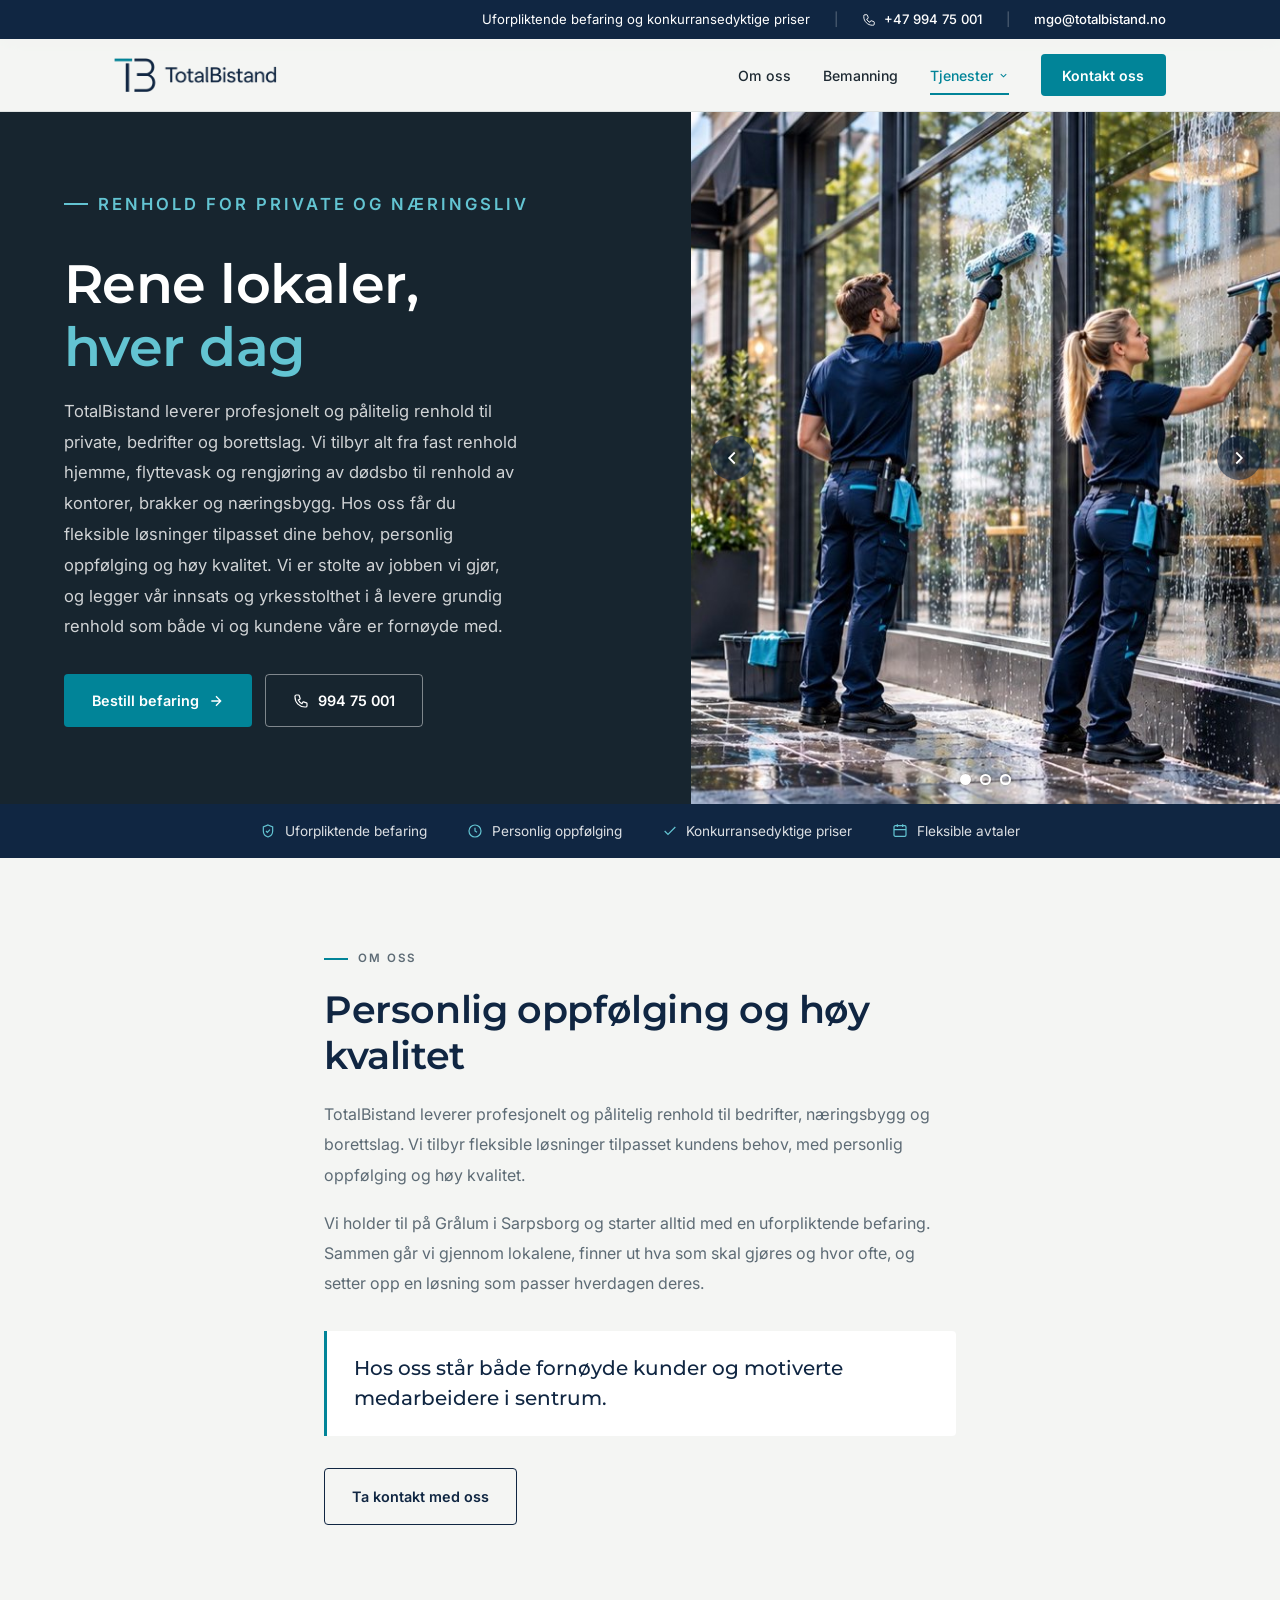
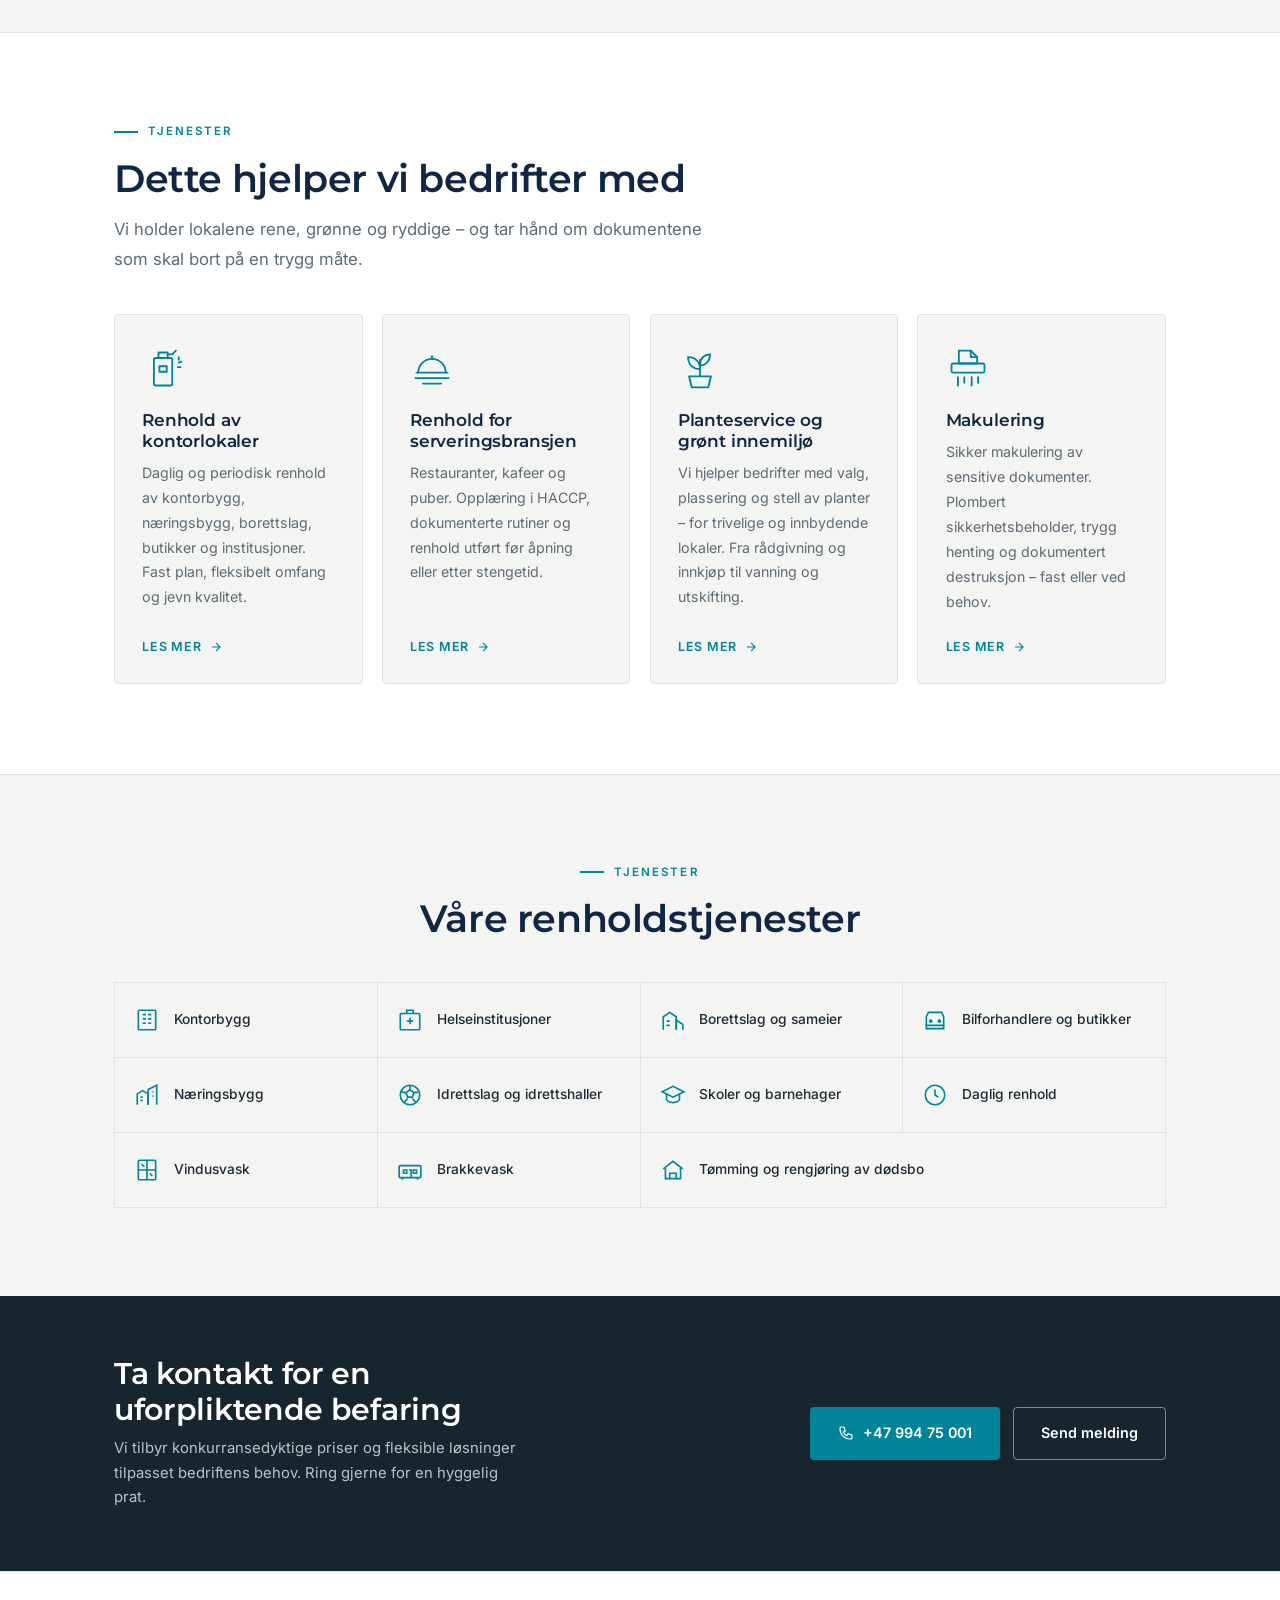
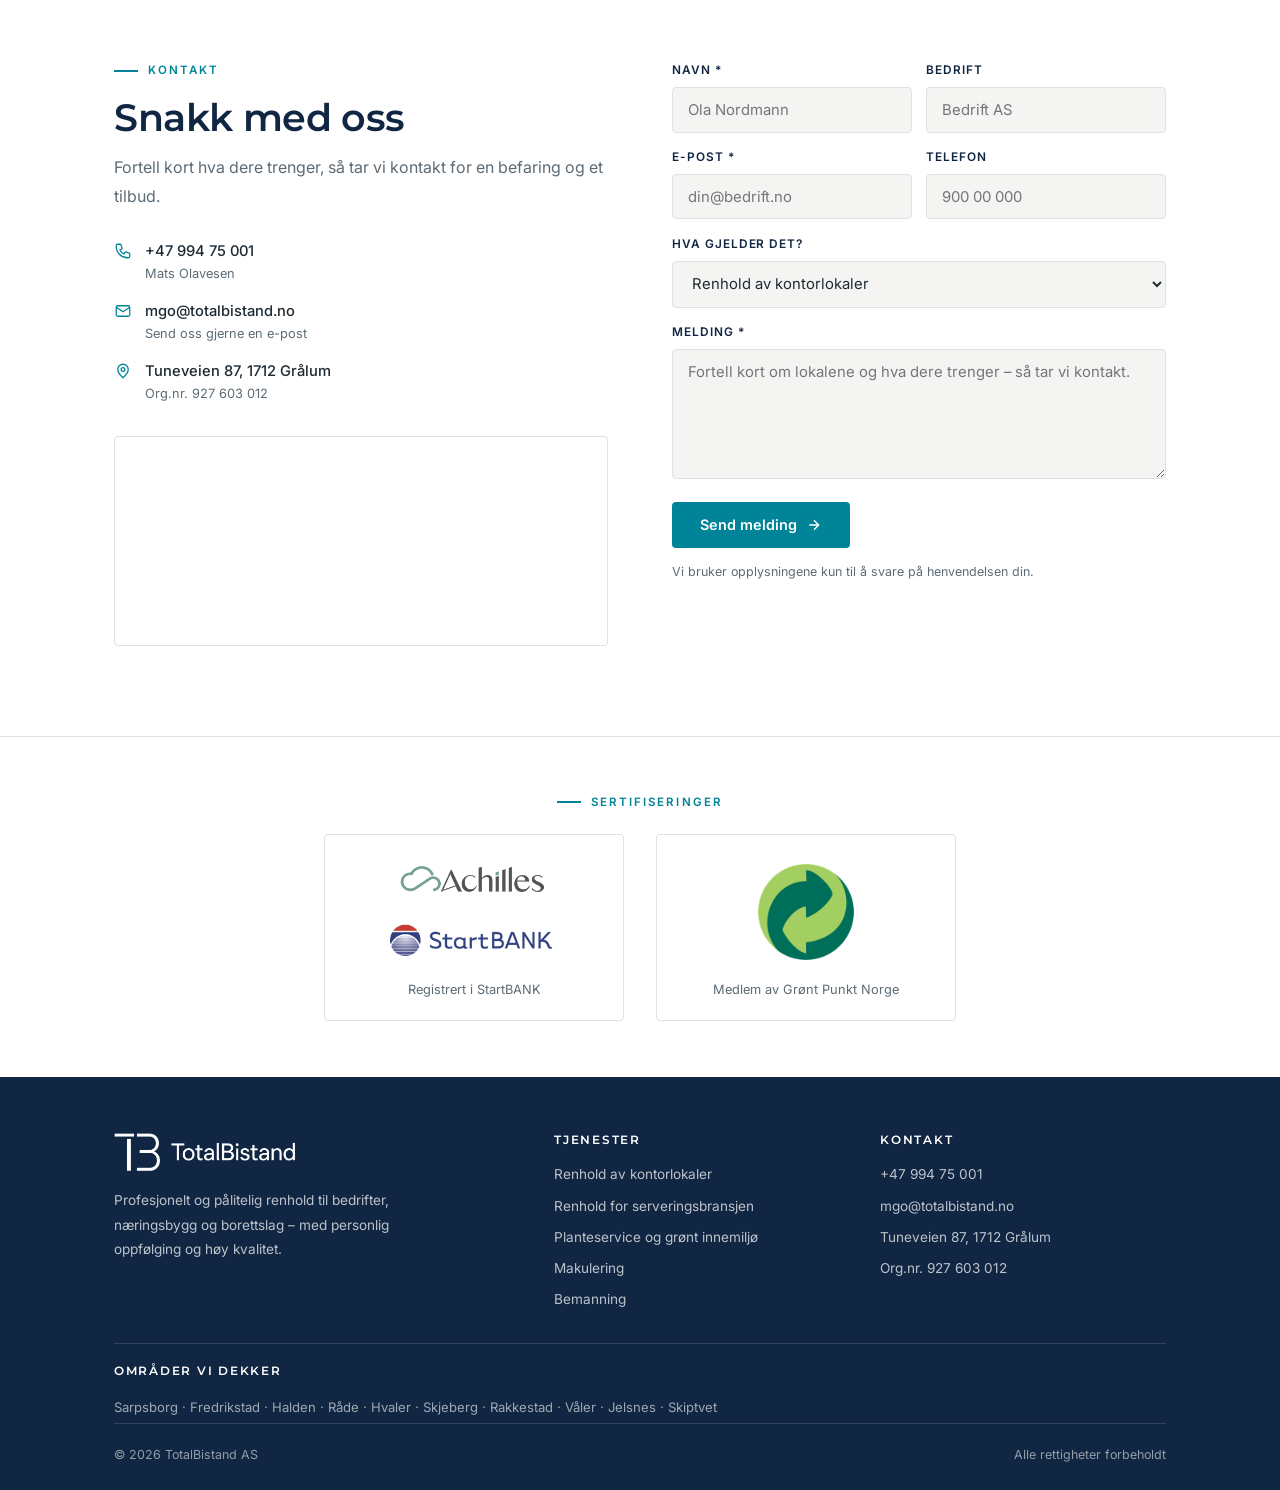
<file: index.html>
<!DOCTYPE html>
<html lang="no">
<head>
<meta charset="UTF-8" />
<script>document.documentElement.className="js";</script>
<meta name="viewport" content="width=device-width, initial-scale=1" />
<title>Renhold i Sarpsborg for bedrifter og borettslag</title>
<meta name="description" content="TotalBistand leverer profesjonelt og pålitelig renhold til private, bedrifter, næringsbygg og borettslag i Sarpsborg, Fredrikstad, Halden og resten av Østfold. Vi tilbyr også planteservice, grønt innemiljø, makulering og bemanning. Ta kontakt for en uforpliktende befaring." />
<link rel="canonical" href="https://totalbistand.no/" />

<meta property="og:type" content="website" />
<meta property="og:url" content="https://totalbistand.no/" />
<meta property="og:title" content="Renhold i Sarpsborg for bedrifter og borettslag | TotalBistand" />
<meta property="og:description" content="Profesjonelt og pålitelig renhold til private, bedrifter, næringsbygg og borettslag. Fleksible løsninger tilpasset kundens behov." />
<meta property="og:image" content="https://totalbistand.no/bilder/hero.jpg" />
<meta property="og:locale" content="nb_NO" />
<meta name="twitter:card" content="summary_large_image" />

<meta name="keywords" content="renhold Sarpsborg, renhold Fredrikstad, renhold Halden, renhold Østfold, kontorrenhold, næringsbygg, borettslag, daglig renhold, planteservice, grønt innemiljø, makulering, bemanning, Grålum, TotalBistand" />
<meta name="theme-color" content="#102642" />
<link rel="icon" type="image/png" href="bilder/favicon.png" />
<link rel="apple-touch-icon" href="bilder/apple-touch-icon.png" />

<script type="application/ld+json">
{"@context":"https://schema.org","@type":"ProfessionalService","name":"TotalBistand","alternateName":["Total Bistand","TotalBistand AS"],"url":"https://totalbistand.no","email":"mgo@totalbistand.no","telephone":"+4799475001","image":"https://totalbistand.no/bilder/hero.jpg","description":"Profesjonelt renhold av kontorlokaler, næringsbygg og borettslag. Planteservice, grønt innemiljø, makulering og bemanning.","address":{"@type":"PostalAddress","streetAddress":"Tuneveien 87","postalCode":"1712","addressLocality":"Grålum","addressCountry":"NO"},"hasOfferCatalog":{"@type":"OfferCatalog","name":"Tjenester","itemListElement":[{"@type":"Offer","itemOffered":{"@type":"Service","name":"Renhold av kontorlokaler og næringsbygg"}},{"@type":"Offer","itemOffered":{"@type":"Service","name":"Renhold for serveringsbransjen"}},{"@type":"Offer","itemOffered":{"@type":"Service","name":"Planteservice og grønt innemiljø"}},{"@type":"Offer","itemOffered":{"@type":"Service","name":"Makulering og sikker dokumenthåndtering"}},{"@type":"Offer","itemOffered":{"@type":"Service","name":"Bemanning"}}]},"areaServed":[{"@type":"City","name":"Sarpsborg"},{"@type":"City","name":"Fredrikstad"},{"@type":"City","name":"Halden"},{"@type":"City","name":"Råde"},{"@type":"City","name":"Hvaler"},{"@type":"City","name":"Skjeberg"},{"@type":"City","name":"Rakkestad"},{"@type":"City","name":"Våler"},{"@type":"City","name":"Jelsnes"},{"@type":"City","name":"Skiptvet"},{"@type":"AdministrativeArea","name":"Østfold"}]}
</script>

<link rel="preconnect" href="https://fonts.googleapis.com" />
<link rel="preconnect" href="https://fonts.gstatic.com" crossorigin />
<link href="https://fonts.googleapis.com/css2?family=Inter:wght@400;500;600&family=Montserrat:wght@500;600;700&display=swap" rel="stylesheet" />
<link rel="stylesheet" href="assets/style.css?v=15" />
</head>
<body>

<div id="progress"></div>

<!-- TOPBAR -->
<div class="topbar">
  <div class="wrap">
    <span class="hide-sm">Uforpliktende befaring og konkurransedyktige priser</span>
    <span class="sep">|</span>
    <a href="tel:+4799475001">
      <svg viewBox="0 0 24 24" fill="none" stroke="currentColor" stroke-width="1.6"><path d="M3 5a2 2 0 012-2h3.28a1 1 0 01.948.684l1.498 4.493a1 1 0 01-.502 1.21l-2.257 1.13a11.042 11.042 0 005.516 5.516l1.13-2.257a1 1 0 011.21-.502l4.493 1.498a1 1 0 01.684.949V19a2 2 0 01-2 2h-1C9.716 21 3 14.284 3 6V5z"/></svg>
      +47 994 75 001
    </a>
    <span class="sep">|</span>
    <a href="#" data-mail data-mail-text>mgo@totalbistand.no</a>
  </div>
</div>

<!-- NAV -->
<nav class="site">
  <div class="wrap">
    <a href="/" class="logo" aria-label="TotalBistand – til forsiden">
      <img src="bilder/logo-horisontal.png" alt="TotalBistand" width="1440" height="300" onerror="this.style.display='none';this.nextElementSibling.style.display='block';" />
      <span class="logo-fallback">TotalBistand</span>
    </a>
    <ul class="nav-links">
      <li><a href="#om-oss">Om oss</a></li>
      <li><a href="/bemanning/">Bemanning</a></li>
      <li class="nav-drop">
        <a href="#tjenester">Tjenester
          <svg class="chev" viewBox="0 0 24 24" fill="none" stroke="currentColor" stroke-width="2.2"><path d="M6 9l6 6 6-6"/></svg>
        </a>
        <div class="dropdown">
          <a href="/renhold/">Renhold av kontorlokaler</a>
          <a href="/servering/">Renhold for serveringsbransjen</a>
          <a href="/planteservice/">Planteservice og grønt innemiljø</a>
          <a href="/makulering/">Makulering</a>
        </div>
      </li>
      <li><a href="#kontakt" class="nav-cta">Kontakt oss</a></li>
    </ul>
    <button class="burger" aria-label="Åpne meny" aria-expanded="false"><span></span><span></span><span></span></button>
  </div>
</nav>

<div class="mobilemenu">
  <a href="#om-oss">Om oss</a>
  <a href="/bemanning/">Bemanning</a>
  <button class="mob-toggle" aria-expanded="false">Tjenester
    <svg class="mob-chev" viewBox="0 0 24 24" fill="none" stroke="currentColor" stroke-width="2.2"><path d="M6 9l6 6 6-6"/></svg>
  </button>
  <div class="sub">
    <a href="/renhold/">Renhold av kontorlokaler</a>
    <a href="/servering/">Renhold for serveringsbransjen</a>
    <a href="/planteservice/">Planteservice og grønt innemiljø</a>
    <a href="/makulering/">Makulering</a>
  </div>
  <a href="#kontakt" class="m-cta">Kontakt oss</a>
</div>

<!-- HERO MED BILDEKARUSELL -->
<header class="hero">
  <div class="hero-copy">
    <p class="eyebrow">Renhold for private og næringsliv</p>
    <h1>Rene lokaler,<br /><span class="accent">hver dag</span></h1>
    <p>TotalBistand leverer profesjonelt og pålitelig renhold til private, bedrifter og borettslag. Vi tilbyr alt fra fast renhold hjemme, flyttevask og rengjøring av dødsbo til renhold av kontorer, brakker og næringsbygg. Hos oss får du fleksible løsninger tilpasset dine behov, personlig oppfølging og høy kvalitet. Vi er stolte av jobben vi gjør, og legger vår innsats og yrkesstolthet i å levere grundig renhold som både vi og kundene våre er fornøyde med.</p>
    <div class="hero-btns">
      <a href="#kontakt" class="btn btn-teal">
        Bestill befaring
        <svg viewBox="0 0 24 24" fill="none" stroke="currentColor" stroke-width="2"><path d="M5 12h14M12 5l7 7-7 7"/></svg>
      </a>
      <a href="tel:+4799475001" class="btn btn-ghost">
        <svg viewBox="0 0 24 24" fill="none" stroke="currentColor" stroke-width="1.8"><path d="M3 5a2 2 0 012-2h3.28a1 1 0 01.948.684l1.498 4.493a1 1 0 01-.502 1.21l-2.257 1.13a11.042 11.042 0 005.516 5.516l1.13-2.257a1 1 0 011.21-.502l4.493 1.498a1 1 0 01.684.949V19a2 2 0 01-2 2h-1C9.716 21 3 14.284 3 6V5z"/></svg>
        994 75 001
      </a>
    </div>
  </div>
  <div class="hero-img carousel" aria-roledescription="karusell" aria-label="Bilder fra TotalBistand">
    <div class="car-track">
      <figure class="car-slide active"><img src="bilder/karusell-vindu.jpg?v=2" alt="To medarbeidere fra TotalBistand vasker store vinduer på et butikklokale" width="884" height="726" fetchpriority="high" /></figure>
      <figure class="car-slide"><img src="bilder/karusell-hus.jpg?v=2" alt="Medarbeidere fra TotalBistand vasker vinduer på et rødt bolighus" width="884" height="726" loading="lazy" /></figure>
      <figure class="car-slide"><img class="pos-hoyre" src="bilder/karusell-restaurant.jpg" alt="Medarbeidere fra TotalBistand vasker gulv og bord i en restaurant" width="1448" height="1086" loading="lazy" /></figure>
    </div>
    <button class="car-btn car-prev" aria-label="Forrige bilde"><svg viewBox="0 0 24 24" fill="none" stroke="currentColor" stroke-width="2"><path d="M15 18l-6-6 6-6"/></svg></button>
    <button class="car-btn car-next" aria-label="Neste bilde"><svg viewBox="0 0 24 24" fill="none" stroke="currentColor" stroke-width="2"><path d="M9 18l6-6-6-6"/></svg></button>
    <div class="car-dots"></div>
  </div>
</header>

<!-- TRYGGHETSSTRIPE -->
<div class="trust">
  <div class="wrap">
    <span><svg viewBox="0 0 24 24" fill="none" stroke="currentColor" stroke-width="1.8"><path d="M9 12l2 2 4-4"/><path d="M12 3l7 3v6c0 4.5-3 7.8-7 9-4-1.2-7-4.5-7-9V6l7-3z"/></svg> Uforpliktende befaring</span>
    <span><svg viewBox="0 0 24 24" fill="none" stroke="currentColor" stroke-width="1.8"><circle cx="12" cy="12" r="9"/><path d="M12 7v5l3 2"/></svg> Personlig oppfølging</span>
    <span><svg viewBox="0 0 24 24" fill="none" stroke="currentColor" stroke-width="1.8"><path d="M20 6L9 17l-5-5"/></svg> Konkurransedyktige priser</span>
    <span><svg viewBox="0 0 24 24" fill="none" stroke="currentColor" stroke-width="1.8"><rect x="3" y="4" width="18" height="16" rx="2"/><path d="M8 2v4M16 2v4M3 10h18"/></svg> Fleksible avtaler</span>
  </div>
</div>

<!-- OM OSS -->
<section id="om-oss" class="about">
  <div class="wrap about-narrow">
    <p class="eyebrow reveal">Om oss</p>
    <h2 class="h2 reveal d1">Personlig oppfølging og høy kvalitet</h2>
    <p class="reveal d1">TotalBistand leverer profesjonelt og pålitelig renhold til bedrifter, næringsbygg og borettslag. Vi tilbyr fleksible løsninger tilpasset kundens behov, med personlig oppfølging og høy kvalitet.</p>
    <p class="reveal d2">Vi holder til på Grålum i Sarpsborg og starter alltid med en uforpliktende befaring. Sammen går vi gjennom lokalene, finner ut hva som skal gjøres og hvor ofte, og setter opp en løsning som passer hverdagen deres.</p>
    <blockquote class="pull reveal d2">Hos oss står både fornøyde kunder og motiverte medarbeidere i sentrum.</blockquote>
    <p class="reveal d3"><a href="#kontakt" class="btn btn-outline">Ta kontakt med oss</a></p>
  </div>
</section>

<!-- TJENESTER -->
<section id="tjenester" class="services">
  <div class="wrap">
    <div class="svc-head">
      <p class="eyebrow reveal">Tjenester</p>
      <h2 class="h2 reveal d1">Dette hjelper vi bedrifter med</h2>
      <p class="lead reveal d1">Vi holder lokalene rene, grønne og ryddige – og tar hånd om dokumentene som skal bort på en trygg måte.</p>
    </div>
    <div class="svc-grid">

      <a class="svc reveal" href="/renhold/">
        <div class="svc-icon">
          <svg viewBox="0 0 48 48" fill="none" stroke="currentColor" stroke-width="2" stroke-linecap="round" stroke-linejoin="round">
            <path d="M18 6h10v6H18z"/>
            <path d="M28 8h5l4-4"/>
            <path d="M15 12h16a2 2 0 012 2v26a2 2 0 01-2 2H15a2 2 0 01-2-2V14a2 2 0 012-2z"/>
            <path d="M19 21h8v6h-8z"/>
            <path d="M40 11v3M43 16l-3 1M42 22h-3"/>
          </svg>
        </div>
        <h3>Renhold av kontorlokaler</h3>
        <p>Daglig og periodisk renhold av kontorbygg, næringsbygg, borettslag, butikker og institusjoner. Fast plan, fleksibelt omfang og jevn kvalitet.</p>
        <span class="svc-more">Les mer <svg viewBox="0 0 24 24" fill="none" stroke="currentColor" stroke-width="2"><path d="M5 12h14M12 5l7 7-7 7"/></svg></span>
      </a>

      <a class="svc reveal d1" href="/servering/">
        <div class="svc-icon">
          <svg viewBox="0 0 48 48" fill="none" stroke="currentColor" stroke-width="2" stroke-linecap="round" stroke-linejoin="round">
            <path d="M7 28h34"/>
            <path d="M9 28a15 15 0 0130 0"/>
            <path d="M24 13v-3"/>
            <path d="M6 34h36"/>
            <path d="M14 40h20"/>
          </svg>
        </div>
        <h3>Renhold for serveringsbransjen</h3>
        <p>Restauranter, kafeer og puber. Opplæring i HACCP, dokumenterte rutiner og renhold utført før åpning eller etter stengetid.</p>
        <span class="svc-more">Les mer <svg viewBox="0 0 24 24" fill="none" stroke="currentColor" stroke-width="2"><path d="M5 12h14M12 5l7 7-7 7"/></svg></span>
      </a>

      <a class="svc reveal d2" href="/planteservice/">
        <div class="svc-icon">
          <svg viewBox="0 0 48 48" fill="none" stroke="currentColor" stroke-width="2" stroke-linecap="round" stroke-linejoin="round">
            <path d="M24 32V14"/>
            <path d="M24 24c-8 0-13-5-13-13 8 0 13 5 13 13z"/>
            <path d="M24 20c0-7 4-12 11-12 0 7-4 12-11 12z"/>
            <path d="M12 32h24l-3 12H15l-3-12z"/>
          </svg>
        </div>
        <h3>Planteservice og grønt innemiljø</h3>
        <p>Vi hjelper bedrifter med valg, plassering og stell av planter – for trivelige og innbydende lokaler. Fra rådgivning og innkjøp til vanning og utskifting.</p>
        <span class="svc-more">Les mer <svg viewBox="0 0 24 24" fill="none" stroke="currentColor" stroke-width="2"><path d="M5 12h14M12 5l7 7-7 7"/></svg></span>
      </a>

      <a class="svc reveal d3" href="/makulering/">
        <div class="svc-icon">
          <svg viewBox="0 0 48 48" fill="none" stroke="currentColor" stroke-width="2" stroke-linecap="round" stroke-linejoin="round">
            <path d="M14 4h13l7 7v7H14z"/>
            <path d="M27 4v7h7"/>
            <rect x="6" y="18" width="36" height="10" rx="2"/>
            <path d="M13 33v9M20 33v6M28 33v9M35 33v6"/>
          </svg>
        </div>
        <h3>Makulering</h3>
        <p>Sikker makulering av sensitive dokumenter. Plombert sikkerhetsbeholder, trygg henting og dokumentert destruksjon – fast eller ved behov.</p>
        <span class="svc-more">Les mer <svg viewBox="0 0 24 24" fill="none" stroke="currentColor" stroke-width="2"><path d="M5 12h14M12 5l7 7-7 7"/></svg></span>
      </a>

    </div>
  </div>
</section>

<!-- SEGMENTER -->
<section class="segments">
  <div class="wrap">
    <div class="seg-head">
      <p class="eyebrow center reveal">Tjenester</p>
      <h2 class="h2 reveal d1">Våre renholdstjenester</h2>
    </div>
    <div class="seg-grid reveal d1">
      <div class="seg"><svg viewBox="0 0 24 24" fill="none" stroke="currentColor" stroke-width="1.5"><rect x="4" y="3" width="16" height="18" rx="1"/><path d="M8 7h3M13 7h3M8 11h3M13 11h3M8 15h3M13 15h3"/></svg><span>Kontorbygg</span></div>
      <div class="seg"><svg viewBox="0 0 24 24" fill="none" stroke="currentColor" stroke-width="1.5"><rect x="3" y="6" width="18" height="15" rx="1"/><path d="M12 10v6M9 13h6M9 6V3h6v3"/></svg><span>Helseinstitusjoner</span></div>
      <div class="seg"><svg viewBox="0 0 24 24" fill="none" stroke="currentColor" stroke-width="1.5"><path d="M3 21V9l6-4 6 4v12"/><path d="M15 21V12l6 4v5"/><path d="M6 13h3M6 17h3"/></svg><span>Borettslag og sameier</span></div>
      <div class="seg"><svg viewBox="0 0 24 24" fill="none" stroke="currentColor" stroke-width="1.5"><path d="M4 17V9l2-4h12l2 4v8"/><path d="M4 17h16v3H4z"/><circle cx="8" cy="13" r="1"/><circle cx="16" cy="13" r="1"/></svg><span>Bilforhandlere og butikker</span></div>
      <div class="seg"><svg viewBox="0 0 24 24" fill="none" stroke="currentColor" stroke-width="1.5"><path d="M3 21V11l5-3 5 3v10"/><path d="M13 21V7l8-4v18"/><path d="M6 14h2M6 17h2M17 9h1M17 13h1"/></svg><span>Næringsbygg</span></div>
      <div class="seg"><svg viewBox="0 0 24 24" fill="none" stroke="currentColor" stroke-width="1.5"><circle cx="12" cy="12" r="9"/><path d="M12 7.2l3.6 2.6-1.4 4.2H9.8L8.4 9.8 12 7.2z"/><path d="M12 3v4.2M4.1 9.4l4.3.4M6.9 18.6l2.9-3.4M17.1 18.6l-2.9-3.4M19.9 9.4l-4.3.4"/></svg><span>Idrettslag og idrettshaller</span></div>
      <div class="seg"><svg viewBox="0 0 24 24" fill="none" stroke="currentColor" stroke-width="1.5"><path d="M2 9l10-5 10 5-10 5L2 9z"/><path d="M6 11v5c0 1.5 2.7 3 6 3s6-1.5 6-3v-5"/></svg><span>Skoler og barnehager</span></div>
      <div class="seg"><svg viewBox="0 0 24 24" fill="none" stroke="currentColor" stroke-width="1.5"><circle cx="12" cy="12" r="9"/><path d="M12 7v5l3 2"/></svg><span>Daglig renhold</span></div>
      <div class="seg"><svg viewBox="0 0 24 24" fill="none" stroke="currentColor" stroke-width="1.5"><rect x="4" y="3" width="16" height="18" rx="1"/><path d="M12 3v18M4 12h16"/><path d="M7 6.5l2.5 2.5M14.5 15l2.5 2.5"/></svg><span>Vindusvask</span></div>
      <div class="seg"><svg viewBox="0 0 24 24" fill="none" stroke="currentColor" stroke-width="1.5"><rect x="2" y="8" width="20" height="11" rx="1"/><path d="M6 12h3v3H6zM15 12h3v3h-3zM11 12h2v7"/><path d="M5 19v2M19 19v2"/></svg><span>Brakkevask</span></div>
      <div class="seg seg-wide"><svg viewBox="0 0 24 24" fill="none" stroke="currentColor" stroke-width="1.5"><path d="M3 11l9-7 9 7"/><path d="M5 10v10h14V10"/><path d="M9 20v-5h6v5"/></svg><span>Tømming og rengjøring av dødsbo</span></div>
    </div>
  </div>
</section>

<!-- CTA -->
<section class="cta-band">
  <div class="wrap">
    <div>
      <h2>Ta kontakt for en uforpliktende befaring</h2>
      <p>Vi tilbyr konkurransedyktige priser og fleksible løsninger tilpasset bedriftens behov. Ring gjerne for en hyggelig prat.</p>
    </div>
    <div class="btns">
      <a href="tel:+4799475001" class="btn btn-teal">
        <svg viewBox="0 0 24 24" fill="none" stroke="currentColor" stroke-width="1.8"><path d="M3 5a2 2 0 012-2h3.28a1 1 0 01.948.684l1.498 4.493a1 1 0 01-.502 1.21l-2.257 1.13a11.042 11.042 0 005.516 5.516l1.13-2.257a1 1 0 011.21-.502l4.493 1.498a1 1 0 01.684.949V19a2 2 0 01-2 2h-1C9.716 21 3 14.284 3 6V5z"/></svg>
        +47 994 75 001
      </a>
      <a href="#kontakt" class="btn btn-ghost">Send melding</a>
    </div>
  </div>
</section>

<!-- KONTAKT -->
<section id="kontakt" class="contact">
  <div class="wrap contact-grid">
    <div>
      <p class="eyebrow reveal">Kontakt</p>
      <h2 class="h2 reveal d1">Snakk med oss</h2>
      <p class="contact-intro reveal d1">Fortell kort hva dere trenger, så tar vi kontakt for en befaring og et tilbud.</p>

      <ul class="contact-list reveal d2">
        <li>
          <svg viewBox="0 0 24 24" fill="none" stroke="currentColor" stroke-width="1.7"><path d="M3 5a2 2 0 012-2h3.28a1 1 0 01.948.684l1.498 4.493a1 1 0 01-.502 1.21l-2.257 1.13a11.042 11.042 0 005.516 5.516l1.13-2.257a1 1 0 011.21-.502l4.493 1.498a1 1 0 01.684.949V19a2 2 0 01-2 2h-1C9.716 21 3 14.284 3 6V5z"/></svg>
          <span><a href="tel:+4799475001">+47 994 75 001</a><small>Mats Olavesen</small></span>
        </li>
        <li>
          <svg viewBox="0 0 24 24" fill="none" stroke="currentColor" stroke-width="1.7"><rect x="3" y="5" width="18" height="14" rx="2"/><path d="M3 7l9 6 9-6"/></svg>
          <span><a href="#" data-mail data-mail-text>mgo@totalbistand.no</a><small>Send oss gjerne en e-post</small></span>
        </li>
        <li>
          <svg viewBox="0 0 24 24" fill="none" stroke="currentColor" stroke-width="1.7"><path d="M12 21s7-6.3 7-11a7 7 0 10-14 0c0 4.7 7 11 7 11z"/><circle cx="12" cy="10" r="2.5"/></svg>
          <span><a href="https://maps.google.com/?q=Tuneveien+87,+1712+Gr%C3%A5lum" target="_blank" rel="noopener">Tuneveien 87, 1712 Grålum</a><small>Org.nr. 927 603 012</small></span>
        </li>
      </ul>

      <div class="map reveal d2">
        <iframe src="https://maps.google.com/maps?q=Tuneveien+87,+1712+Gr%C3%A5lum,+Norge&output=embed&z=14" loading="lazy" referrerpolicy="no-referrer-when-downgrade" title="Kart – Tuneveien 87, Grålum"></iframe>
      </div>
    </div>

    <div class="reveal d1">
      <form id="kontaktskjema" action="https://formspree.io/f/xbdanzdg" method="POST" novalidate>
        <div class="row">
          <div class="field">
            <label for="navn">Navn *</label>
            <input type="text" id="navn" name="navn" required autocomplete="name" placeholder="Ola Nordmann" />
            <span class="err">Fyll inn navn</span>
          </div>
          <div class="field">
            <label for="bedrift">Bedrift</label>
            <input type="text" id="bedrift" name="bedrift" autocomplete="organization" placeholder="Bedrift AS" />
          </div>
        </div>
        <div class="row">
          <div class="field">
            <label for="epost">E-post *</label>
            <input type="email" id="epost" name="epost" required autocomplete="email" placeholder="din@bedrift.no" />
            <span class="err">Fyll inn en gyldig e-postadresse</span>
          </div>
          <div class="field">
            <label for="telefon">Telefon</label>
            <input type="tel" id="telefon" name="telefon" autocomplete="tel" inputmode="tel" placeholder="900 00 000" />
          </div>
        </div>
        <div class="field">
          <label for="emne">Hva gjelder det?</label>
          <select id="emne" name="emne">
            <option>Renhold av kontorlokaler</option>
            <option>Planteservice og grønt innemiljø</option>
            <option>Makulering</option>
            <option>Bemanning</option>
            <option>Annet</option>
          </select>
        </div>
        <div class="field">
          <label for="melding">Melding *</label>
          <textarea id="melding" name="melding" required placeholder="Fortell kort om lokalene og hva dere trenger – så tar vi kontakt."></textarea>
          <span class="err">Skriv en kort melding</span>
        </div>
        <div class="hp" aria-hidden="true"><label>La stå tom<input type="text" name="_gotcha" tabindex="-1" autocomplete="off" /></label></div>
        <button type="submit" class="btn btn-teal">
          Send melding
          <svg viewBox="0 0 24 24" fill="none" stroke="currentColor" stroke-width="2"><path d="M5 12h14M12 5l7 7-7 7"/></svg>
        </button>
        <p class="form-note">Vi bruker opplysningene kun til å svare på henvendelsen din.</p>
      </form>

      <div class="form-ok" id="skjema-ok" tabindex="-1">
        <h3>Takk for henvendelsen!</h3>
        <p>Vi har mottatt meldingen din og tar kontakt så snart vi kan. Haster det, ring gjerne 994 75 001.</p>
      </div>
    </div>
  </div>
</section>

<!-- SERTIFISERINGER -->
<section class="sertifiseringer">
  <div class="wrap">
    <p class="eyebrow center reveal">Sertifiseringer</p>
    <div class="sert-grid reveal d1">
      <div class="sert-card">
        <div class="sert-stack">
          <img src="bilder/sertifisering-achilles.png" alt="Achilles" width="312" height="73" loading="lazy" />
          <img src="bilder/sertifisering-startbank.png" alt="StartBANK" width="315" height="87" loading="lazy" />
        </div>
        <p>Registrert i StartBANK</p>
      </div>
      <div class="sert-card">
        <img class="sert-gp" src="bilder/sertifisering-gront-punkt.png" alt="Grønt Punkt" width="240" height="240" loading="lazy" />
        <p>Medlem av Grønt Punkt Norge</p>
      </div>
    </div>
  </div>
</section>

<!-- FOOTER -->
<footer class="site">
  <div class="wrap">
    <div class="foot-grid">
      <div class="foot-brand">
        <div class="foot-logo"><img src="bilder/logo-hvit.png" alt="TotalBistand" width="1440" height="300" loading="lazy" /></div>
        <p>Profesjonelt og pålitelig renhold til bedrifter, næringsbygg og borettslag – med personlig oppfølging og høy kvalitet.</p>
      </div>
      <div>
        <h4>Tjenester</h4>
        <ul>
          <li><a href="/renhold/">Renhold av kontorlokaler</a></li>
          <li><a href="/servering/">Renhold for serveringsbransjen</a></li>
          <li><a href="/planteservice/">Planteservice og grønt innemiljø</a></li>
          <li><a href="/makulering/">Makulering</a></li>
          <li><a href="/bemanning/">Bemanning</a></li>
        </ul>
      </div>
      <div>
        <h4>Kontakt</h4>
        <ul>
          <li><a href="tel:+4799475001">+47 994 75 001</a></li>
          <li><a href="#" data-mail data-mail-text>mgo@totalbistand.no</a></li>
          <li><a href="https://maps.google.com/?q=Tuneveien+87,+1712+Gr%C3%A5lum" target="_blank" rel="noopener">Tuneveien 87, 1712 Grålum</a></li>
          <li><a href="https://w2.brreg.no/enhet/sok/detalj.jsp?orgnr=927603012" target="_blank" rel="noopener">Org.nr. 927 603 012</a></li>
        </ul>
      </div>
    </div>
    <div class="foot-omrade">
      <h4>Områder vi dekker</h4>
      <p>Sarpsborg · Fredrikstad · Halden · Råde · Hvaler · Skjeberg · Rakkestad · Våler · Jelsnes · Skiptvet</p>
    </div>
    <div class="foot-bottom">
      <span>&copy; 2026 TotalBistand AS</span>
      <span>Alle rettigheter forbeholdt</span>
    </div>
  </div>
</footer>

<button class="totop" aria-label="Til toppen">
  <svg viewBox="0 0 24 24" fill="none" stroke="currentColor" stroke-width="2"><path d="M12 19V5M5 12l7-7 7 7"/></svg>
</button>

<script src="assets/site.js?v=15" defer></script>
</body>
</html>
</file>
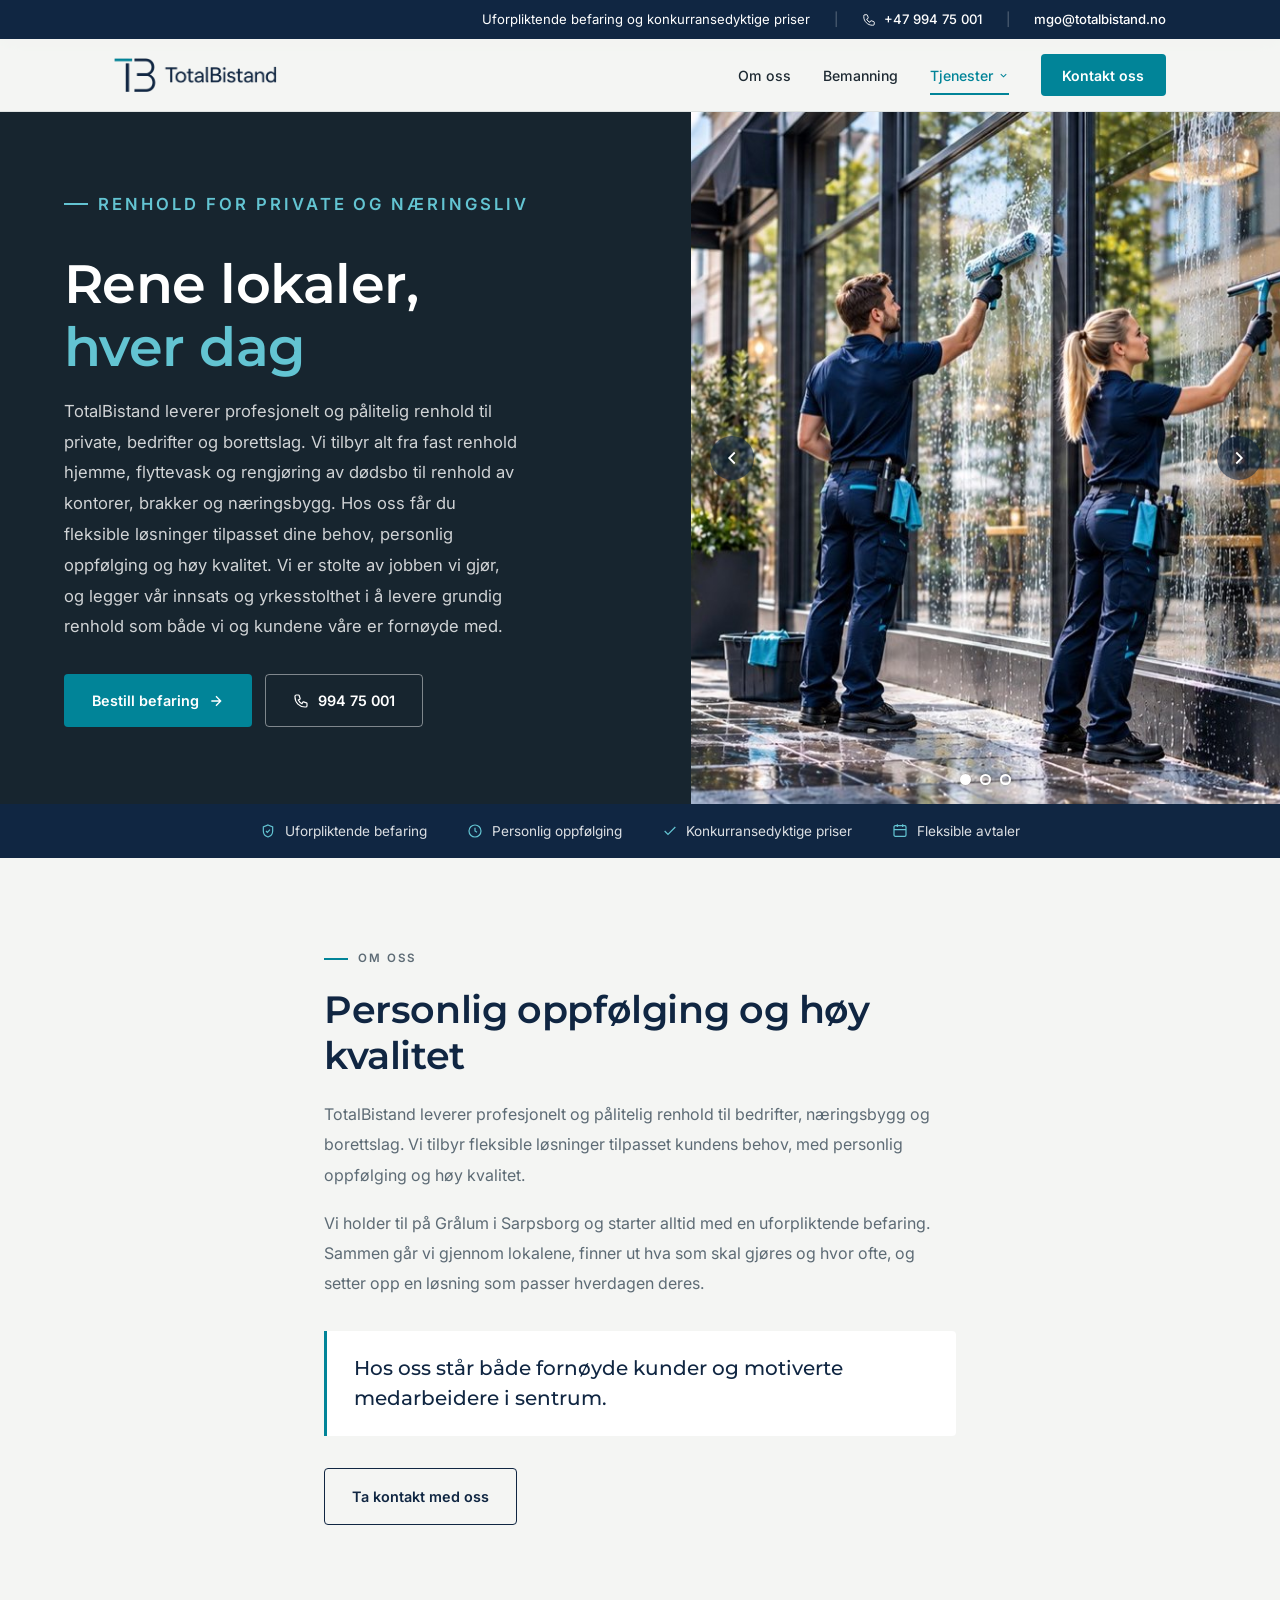
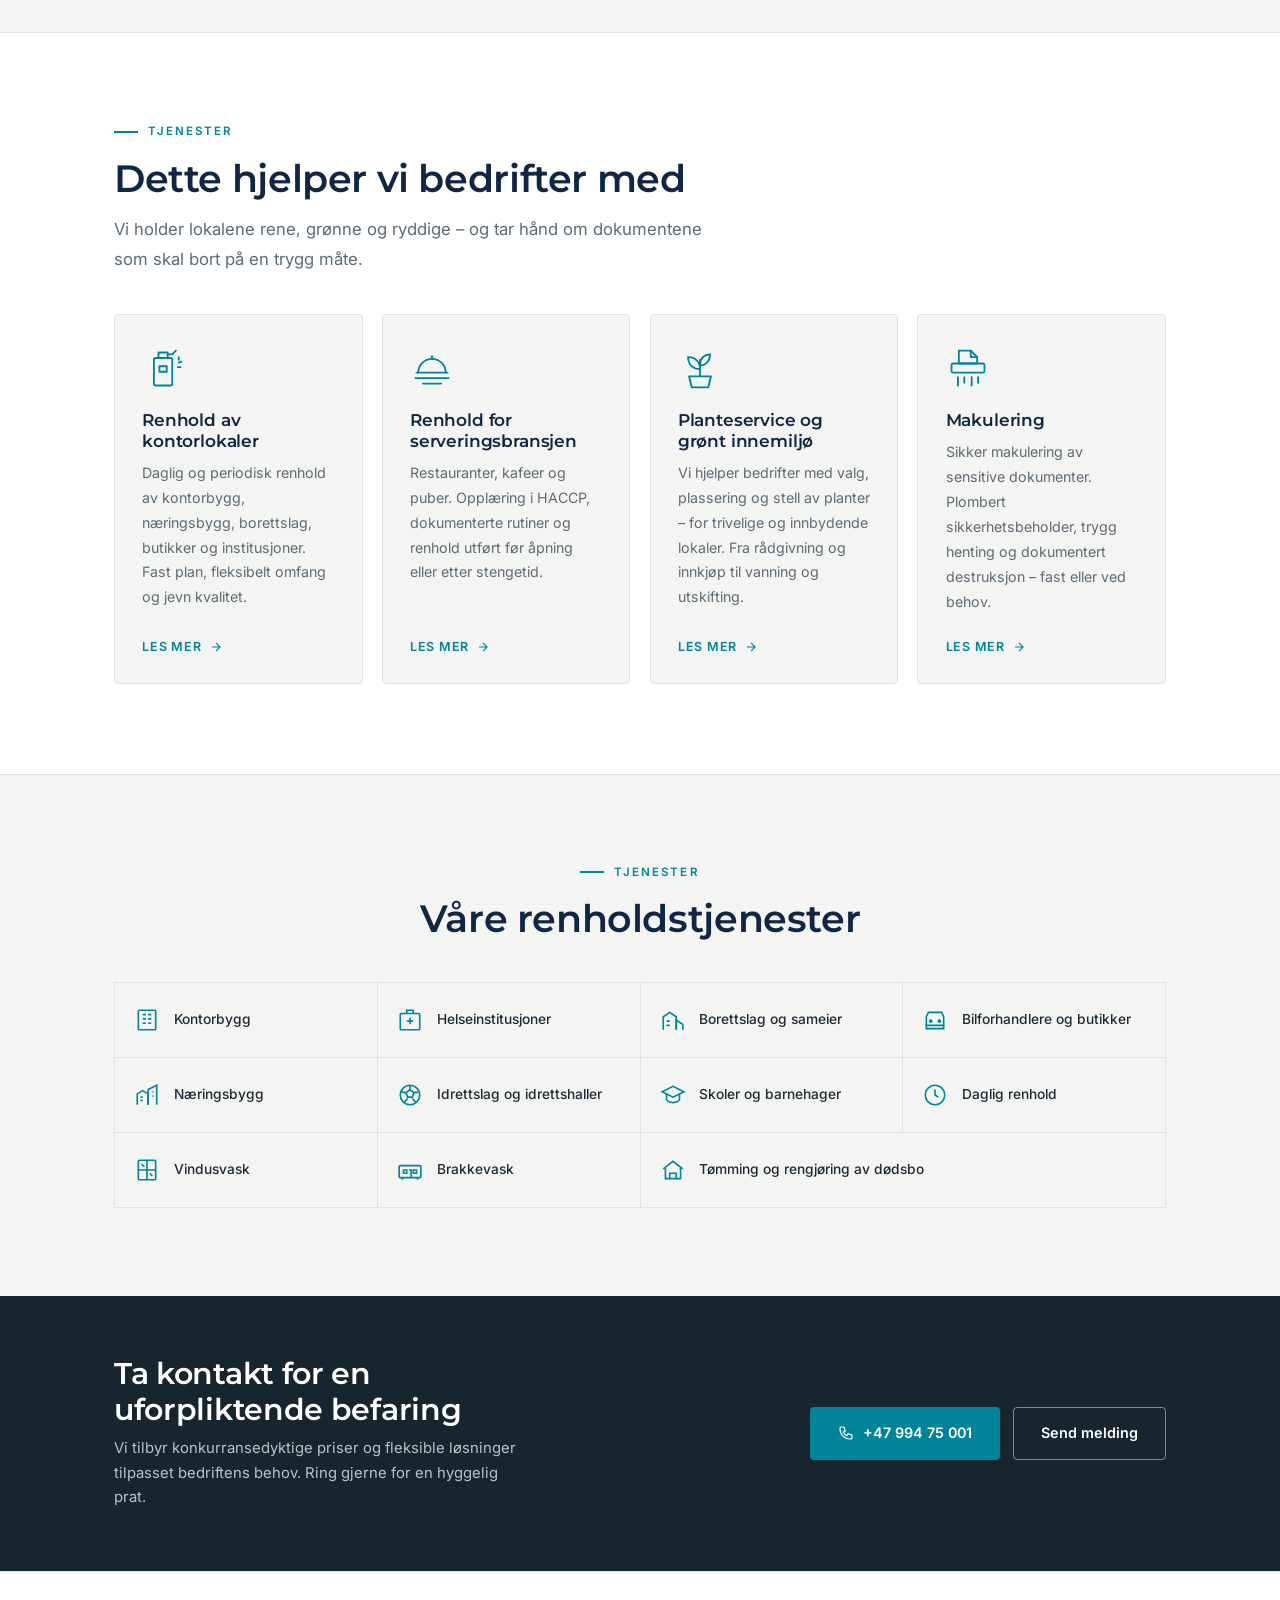
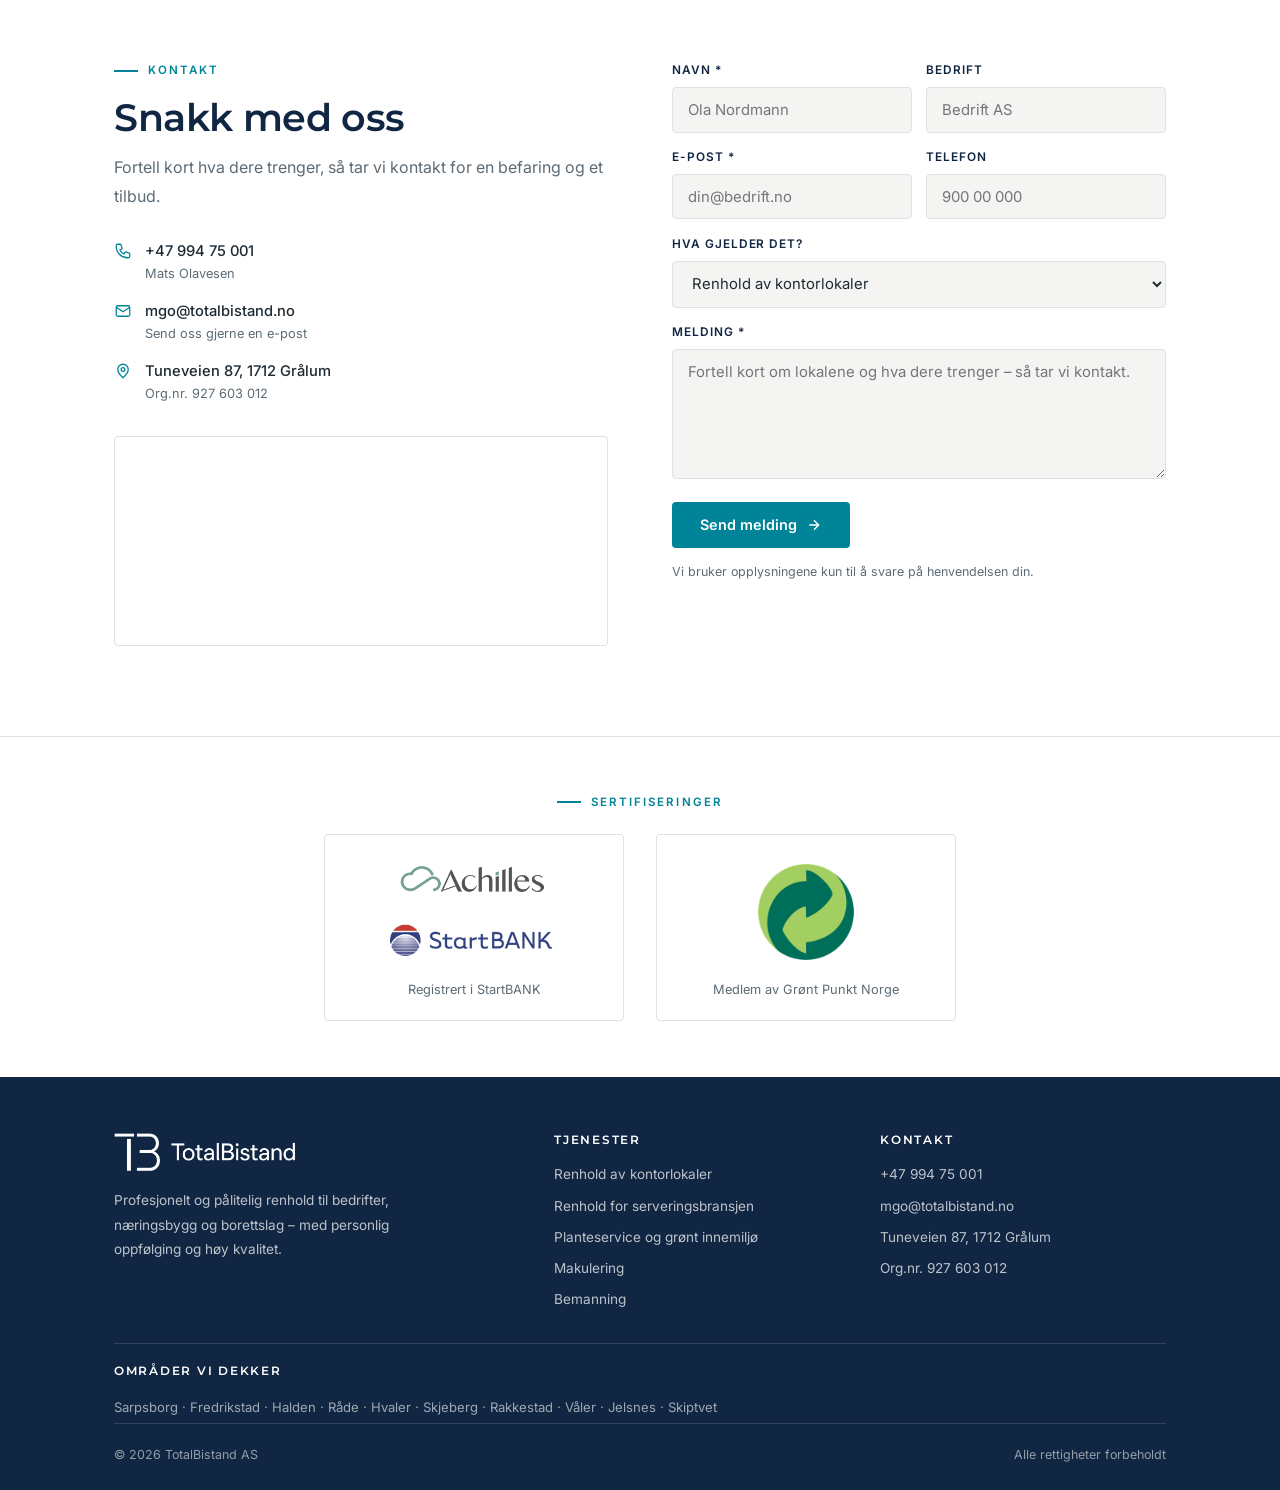
<file: avlastning/index.html>
<!DOCTYPE html>
<html lang="no">
<head>
<meta charset="UTF-8" />
<script>document.documentElement.className="js";</script>
<meta name="viewport" content="width=device-width, initial-scale=1" />
<title>Siden er flyttet</title>
<meta name="robots" content="noindex, follow" />
<link rel="canonical" href="https://totalbistand.no/" />
<meta http-equiv="refresh" content="0; url=/" />
<link rel="icon" type="image/png" href="/bilder/favicon.png" />
<style>
  body { font-family: -apple-system, BlinkMacSystemFont, 'Segoe UI', sans-serif; background: #f4f5f3; color: #1e2a33;
         display: flex; align-items: center; justify-content: center; min-height: 100vh; margin: 0; padding: 2rem; text-align: center; }
  a { color: #016576; }
</style>
</head>
<body>
  <p>Denne siden finnes ikke lenger. Du sendes videre til <a href="/">totalbistand.no</a>.</p>
  <script>location.replace('/');</script>
</body>
</html>
</file>
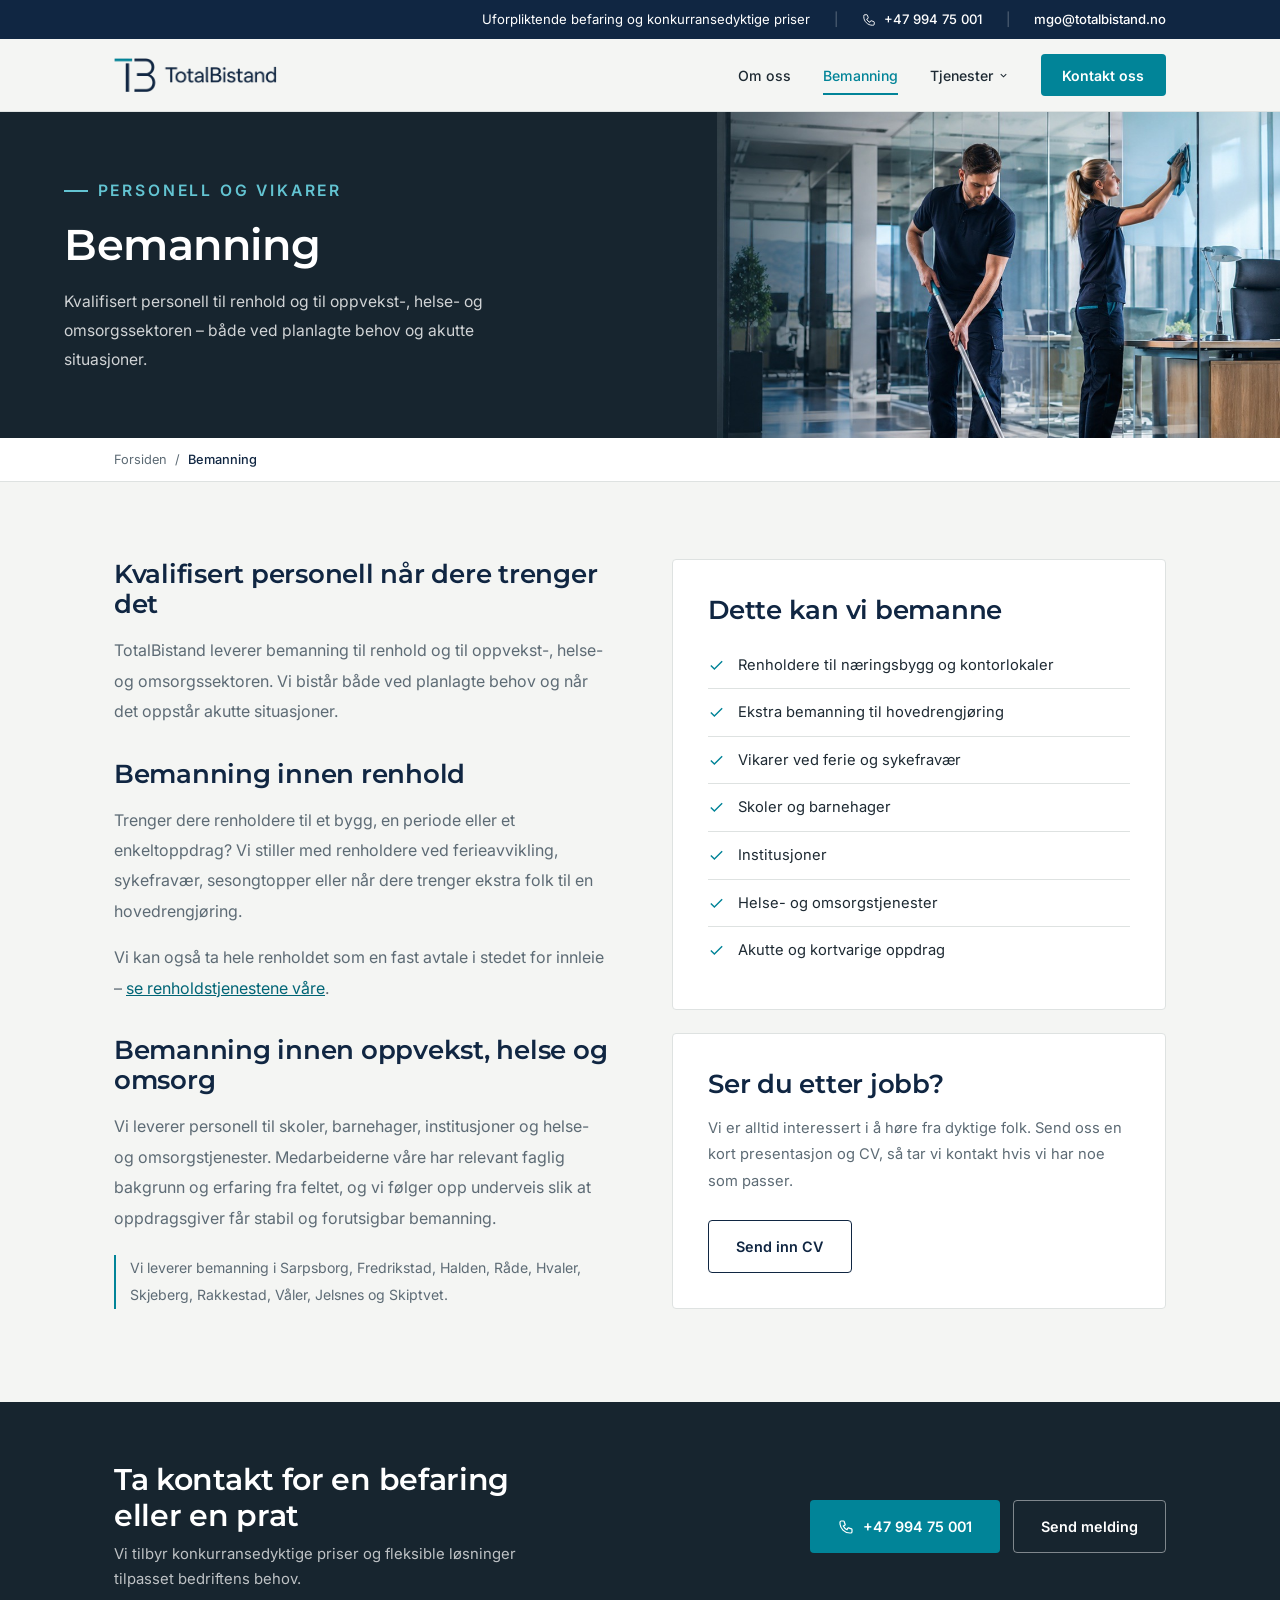
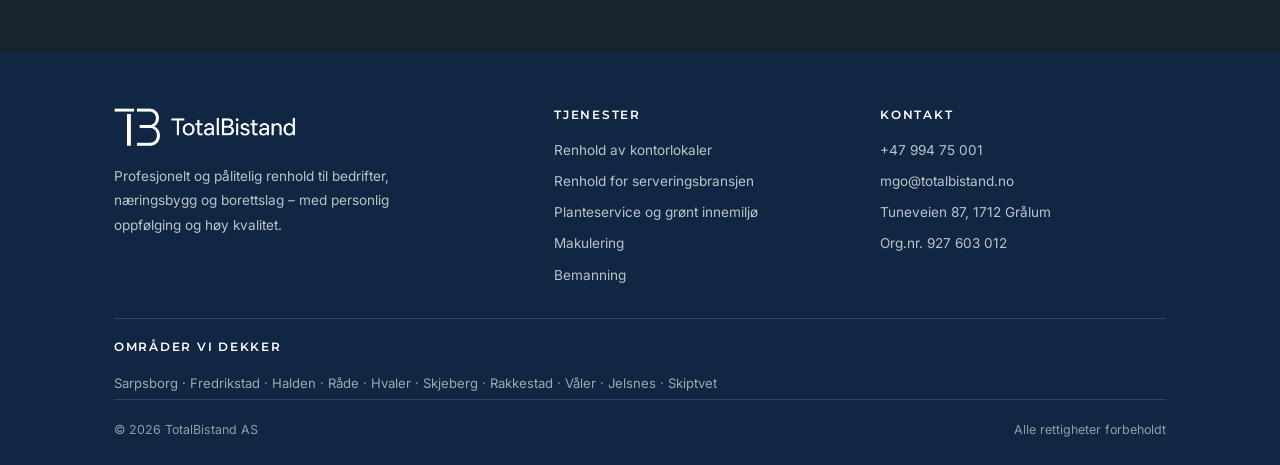
<file: bemanning/index.html>
<!DOCTYPE html>
<html lang="no">
<head>
<meta charset="UTF-8" />
<script>document.documentElement.className="js";</script>
<meta name="viewport" content="width=device-width, initial-scale=1" />
<title>Bemanning til renhold og omsorg i Sarpsborg</title>
<meta name="description" content="TotalBistand leverer bemanning til renhold og til skoler, barnehager, institusjoner og helse- og omsorgstjenester. Fleksible løsninger ved planlagte og akutte behov. Vi dekker Sarpsborg, Fredrikstad, Halden og resten av Østfold." />
<link rel="canonical" href="https://totalbistand.no/bemanning/" />
<meta property="og:type" content="website" />
<meta property="og:url" content="https://totalbistand.no/bemanning/" />
<meta property="og:title" content="Bemanning til renhold og omsorg i Sarpsborg | TotalBistand" />
<meta property="og:description" content="TotalBistand leverer bemanning til renhold og til skoler, barnehager, institusjoner og helse- og omsorgstjenester. Fleksible løsninger ved planlagte og akutte behov. Vi dekker Sarpsborg, Fredrikstad, Halden og resten av Østfold." />
<meta property="og:locale" content="nb_NO" />
<meta name="theme-color" content="#102642" />
<link rel="icon" type="image/png" href="/bilder/favicon.png" />
<link rel="apple-touch-icon" href="/bilder/apple-touch-icon.png" />
<script type="application/ld+json">
{"@context":"https://schema.org","@type":"Service","name":"Bemanning","description":"Bemanning til renhold og til skoler, barnehager, institusjoner og helse- og omsorgstjenester.","url":"https://totalbistand.no/bemanning/","serviceType":"Bemanning","provider":{"@type":"ProfessionalService","name":"TotalBistand","telephone":"+4799475001","email":"mgo@totalbistand.no","address":{"@type":"PostalAddress","streetAddress":"Tuneveien 87","postalCode":"1712","addressLocality":"Grålum","addressCountry":"NO"}},"areaServed":[{"@type":"City","name":"Sarpsborg"},{"@type":"City","name":"Fredrikstad"},{"@type":"City","name":"Halden"},{"@type":"City","name":"Råde"},{"@type":"City","name":"Hvaler"},{"@type":"City","name":"Skjeberg"},{"@type":"City","name":"Rakkestad"},{"@type":"City","name":"Våler"},{"@type":"City","name":"Jelsnes"},{"@type":"City","name":"Skiptvet"},{"@type":"AdministrativeArea","name":"Østfold"}]}
</script>
<link rel="preconnect" href="https://fonts.googleapis.com" />
<link rel="preconnect" href="https://fonts.gstatic.com" crossorigin />
<link href="https://fonts.googleapis.com/css2?family=Inter:wght@400;500;600&family=Montserrat:wght@500;600;700&display=swap" rel="stylesheet" />
<link rel="stylesheet" href="/assets/style.css?v=15" />
</head>
<body>

<div id="progress"></div>

<div class="topbar">
  <div class="wrap">
    <span class="hide-sm">Uforpliktende befaring og konkurransedyktige priser</span>
    <span class="sep">|</span>
    <a href="tel:+4799475001"><svg viewBox="0 0 24 24" fill="none" stroke="currentColor" stroke-width="1.6"><path d="M3 5a2 2 0 012-2h3.28a1 1 0 01.948.684l1.498 4.493a1 1 0 01-.502 1.21l-2.257 1.13a11.042 11.042 0 005.516 5.516l1.13-2.257a1 1 0 011.21-.502l4.493 1.498a1 1 0 01.684.949V19a2 2 0 01-2 2h-1C9.716 21 3 14.284 3 6V5z"/></svg> +47 994 75 001</a>
    <span class="sep">|</span>
    <a href="#" data-mail data-mail-text>mgo@totalbistand.no</a>
  </div>
</div>

<nav class="site">
  <div class="wrap">
    <a href="/" class="logo" aria-label="TotalBistand – til forsiden">
      <img src="/bilder/logo-horisontal.png" alt="TotalBistand" width="1440" height="300" onerror="this.style.display='none';this.nextElementSibling.style.display='block';" />
      <span class="logo-fallback">TotalBistand</span>
    </a>
    <ul class="nav-links">
      <li><a href="/#om-oss">Om oss</a></li>
      <li><a href="/bemanning/" class="active">Bemanning</a></li>
      <li class="nav-drop">
        <a href="/#tjenester">Tjenester
          <svg class="chev" viewBox="0 0 24 24" fill="none" stroke="currentColor" stroke-width="2.2"><path d="M6 9l6 6 6-6"/></svg>
        </a>
        <div class="dropdown">
        <a href="/renhold/">Renhold av kontorlokaler</a>
        <a href="/servering/">Renhold for serveringsbransjen</a>
        <a href="/planteservice/">Planteservice og grønt innemiljø</a>
        <a href="/makulering/">Makulering</a>
        </div>
      </li>
      <li><a href="/#kontakt" class="nav-cta">Kontakt oss</a></li>
    </ul>
    <button class="burger" aria-label="Åpne meny" aria-expanded="false"><span></span><span></span><span></span></button>
  </div>
</nav>

<div class="mobilemenu">
  <a href="/#om-oss">Om oss</a>
  <a href="/bemanning/">Bemanning</a>
  <button class="mob-toggle" aria-expanded="false">Tjenester
    <svg class="mob-chev" viewBox="0 0 24 24" fill="none" stroke="currentColor" stroke-width="2.2"><path d="M6 9l6 6 6-6"/></svg>
  </button>
  <div class="sub">
    <a href="/renhold/">Renhold av kontorlokaler</a>
    <a href="/servering/">Renhold for serveringsbransjen</a>
    <a href="/planteservice/">Planteservice og grønt innemiljø</a>
    <a href="/makulering/">Makulering</a>
  </div>
  <a href="/#kontakt" class="m-cta">Kontakt oss</a>
</div>

<header class="page-hero">
  <div class="page-hero-copy">
    <p class="eyebrow">Personell og vikarer</p>
    <h1>Bemanning</h1>
    <p>Kvalifisert personell til renhold og til oppvekst-, helse- og omsorgssektoren – både ved planlagte behov og akutte situasjoner.</p>
  </div>
  <div class="page-hero-img">
    <img src="/bilder/hero.jpg" alt="Medarbeidere fra TotalBistand i arbeid i et kontorlokale" width="1000" height="800" fetchpriority="high" />
  </div>
</header>

<div class="crumbs">
  <div class="wrap">
    <a href="/">Forsiden</a> <span>/</span> <span aria-current="page">Bemanning</span>
  </div>
</div>

<section class="page-body">
  <div class="wrap page-cols">
    <div class="reveal">
      <h2>Kvalifisert personell når dere trenger det</h2>
      <p>TotalBistand leverer bemanning til renhold og til oppvekst-, helse- og omsorgssektoren. Vi bistår både ved planlagte behov og når det oppstår akutte situasjoner.</p>
      <h2 style="margin-top:2rem">Bemanning innen renhold</h2>
      <p>Trenger dere renholdere til et bygg, en periode eller et enkeltoppdrag? Vi stiller med renholdere ved ferieavvikling, sykefravær, sesongtopper eller når dere trenger ekstra folk til en hovedrengjøring.</p>
      <p>Vi kan også ta hele renholdet som en fast avtale i stedet for innleie – <a href="/renhold/">se renholdstjenestene våre</a>.</p>
      <h2 style="margin-top:2rem">Bemanning innen oppvekst, helse og omsorg</h2>
      <p>Vi leverer personell til skoler, barnehager, institusjoner og helse- og omsorgstjenester. Medarbeiderne våre har relevant faglig bakgrunn og erfaring fra feltet, og vi følger opp underveis slik at oppdragsgiver får stabil og forutsigbar bemanning.</p>
      <p class="omrade">Vi leverer bemanning i Sarpsborg, Fredrikstad, Halden, Råde, Hvaler, Skjeberg, Rakkestad, Våler, Jelsnes og Skiptvet.</p>
    </div>
    <div class="reveal d1">
      <div class="panel">
        <h2>Dette kan vi bemanne</h2>
        <ul class="ticks">
      <li><svg viewBox="0 0 24 24" fill="none" stroke="currentColor" stroke-width="2"><path d="M20 6L9 17l-5-5"/></svg><span>Renholdere til næringsbygg og kontorlokaler</span></li>
      <li><svg viewBox="0 0 24 24" fill="none" stroke="currentColor" stroke-width="2"><path d="M20 6L9 17l-5-5"/></svg><span>Ekstra bemanning til hovedrengjøring</span></li>
      <li><svg viewBox="0 0 24 24" fill="none" stroke="currentColor" stroke-width="2"><path d="M20 6L9 17l-5-5"/></svg><span>Vikarer ved ferie og sykefravær</span></li>
      <li><svg viewBox="0 0 24 24" fill="none" stroke="currentColor" stroke-width="2"><path d="M20 6L9 17l-5-5"/></svg><span>Skoler og barnehager</span></li>
      <li><svg viewBox="0 0 24 24" fill="none" stroke="currentColor" stroke-width="2"><path d="M20 6L9 17l-5-5"/></svg><span>Institusjoner</span></li>
      <li><svg viewBox="0 0 24 24" fill="none" stroke="currentColor" stroke-width="2"><path d="M20 6L9 17l-5-5"/></svg><span>Helse- og omsorgstjenester</span></li>
      <li><svg viewBox="0 0 24 24" fill="none" stroke="currentColor" stroke-width="2"><path d="M20 6L9 17l-5-5"/></svg><span>Akutte og kortvarige oppdrag</span></li>
        </ul>
      </div>
      <div class="panel" style="margin-top:1.4rem">
        <h2>Ser du etter jobb?</h2>
        <p style="color:var(--muted);font-size:.92rem;line-height:1.8">Vi er alltid interessert i å høre fra dyktige folk. Send oss en kort presentasjon og CV, så tar vi kontakt hvis vi har noe som passer.</p>
        <a class="btn btn-outline" style="margin-top:.6rem" href="#" data-mail="CV – søknad">Send inn CV</a>
      </div>
    </div>
  </div>
</section>



<section class="cta-band">
  <div class="wrap">
    <div>
      <h2>Ta kontakt for en befaring eller en prat</h2>
      <p>Vi tilbyr konkurransedyktige priser og fleksible løsninger tilpasset bedriftens behov.</p>
    </div>
    <div class="btns">
      <a href="tel:+4799475001" class="btn btn-teal"><svg viewBox="0 0 24 24" fill="none" stroke="currentColor" stroke-width="1.8"><path d="M3 5a2 2 0 012-2h3.28a1 1 0 01.948.684l1.498 4.493a1 1 0 01-.502 1.21l-2.257 1.13a11.042 11.042 0 005.516 5.516l1.13-2.257a1 1 0 011.21-.502l4.493 1.498a1 1 0 01.684.949V19a2 2 0 01-2 2h-1C9.716 21 3 14.284 3 6V5z"/></svg> +47 994 75 001</a>
      <a href="/?emne=Bemanning#kontakt" class="btn btn-ghost">Send melding</a>
    </div>
  </div>
</section>

<footer class="site">
  <div class="wrap">
    <div class="foot-grid">
      <div class="foot-brand">
        <div class="foot-logo"><img src="/bilder/logo-hvit.png" alt="TotalBistand" width="1440" height="300" loading="lazy" /></div>
        <p>Profesjonelt og pålitelig renhold til bedrifter, næringsbygg og borettslag – med personlig oppfølging og høy kvalitet.</p>
      </div>
      <div>
        <h4>Tjenester</h4>
        <ul>
          <li><a href="/renhold/">Renhold av kontorlokaler</a></li>
          <li><a href="/servering/">Renhold for serveringsbransjen</a></li>
          <li><a href="/planteservice/">Planteservice og grønt innemiljø</a></li>
          <li><a href="/makulering/">Makulering</a></li>
          <li><a href="/bemanning/">Bemanning</a></li>
        </ul>
      </div>
      <div>
        <h4>Kontakt</h4>
        <ul>
          <li><a href="tel:+4799475001">+47 994 75 001</a></li>
          <li><a href="#" data-mail data-mail-text>mgo@totalbistand.no</a></li>
          <li><a href="https://maps.google.com/?q=Tuneveien+87,+1712+Gr%C3%A5lum" target="_blank" rel="noopener">Tuneveien 87, 1712 Grålum</a></li>
          <li><a href="https://w2.brreg.no/enhet/sok/detalj.jsp?orgnr=927603012" target="_blank" rel="noopener">Org.nr. 927 603 012</a></li>
        </ul>
      </div>
    </div>
    <div class="foot-omrade">
      <h4>Områder vi dekker</h4>
      <p>Sarpsborg · Fredrikstad · Halden · Råde · Hvaler · Skjeberg · Rakkestad · Våler · Jelsnes · Skiptvet</p>
    </div>
    <div class="foot-bottom">
      <span>&copy; 2026 TotalBistand AS</span>
      <span>Alle rettigheter forbeholdt</span>
    </div>
  </div>
</footer>

<button class="totop" aria-label="Til toppen">
  <svg viewBox="0 0 24 24" fill="none" stroke="currentColor" stroke-width="2"><path d="M12 19V5M5 12l7-7 7 7"/></svg>
</button>

<script src="/assets/site.js?v=15" defer></script>
</body>
</html>
</file>
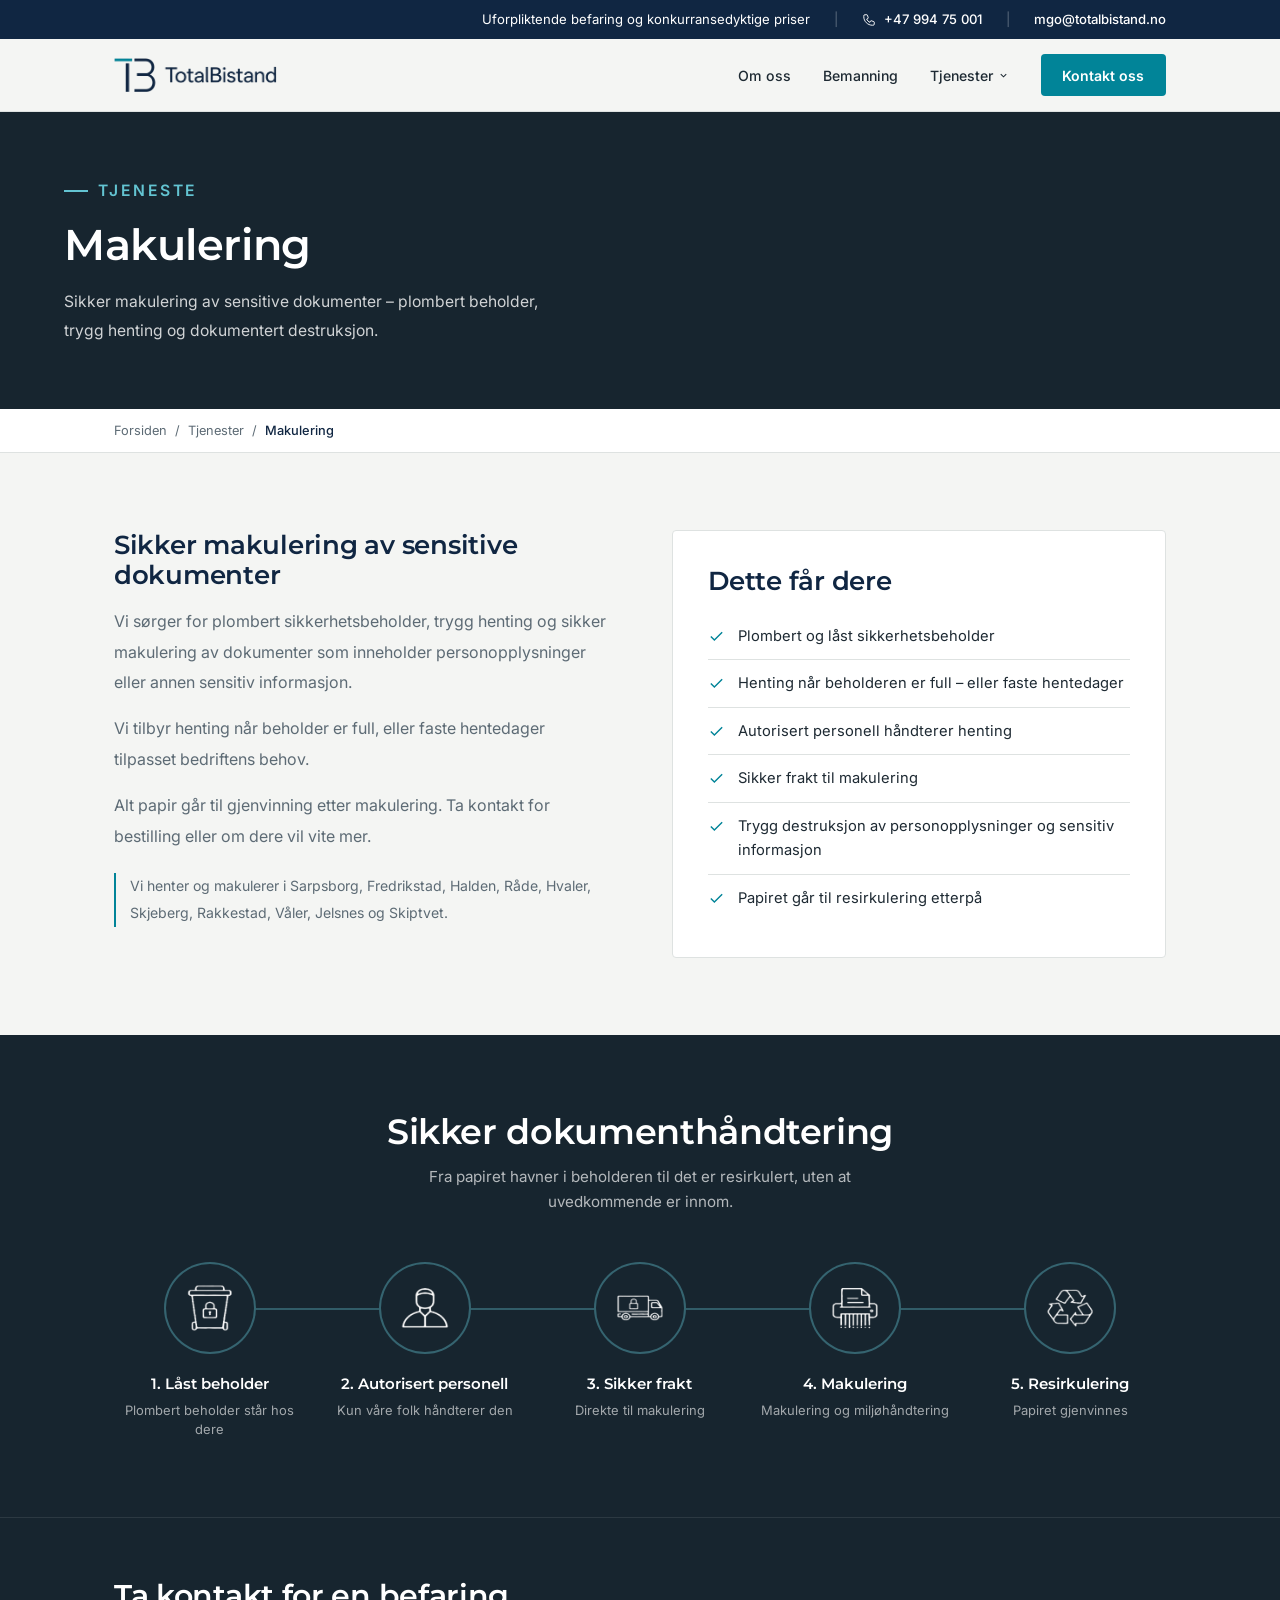
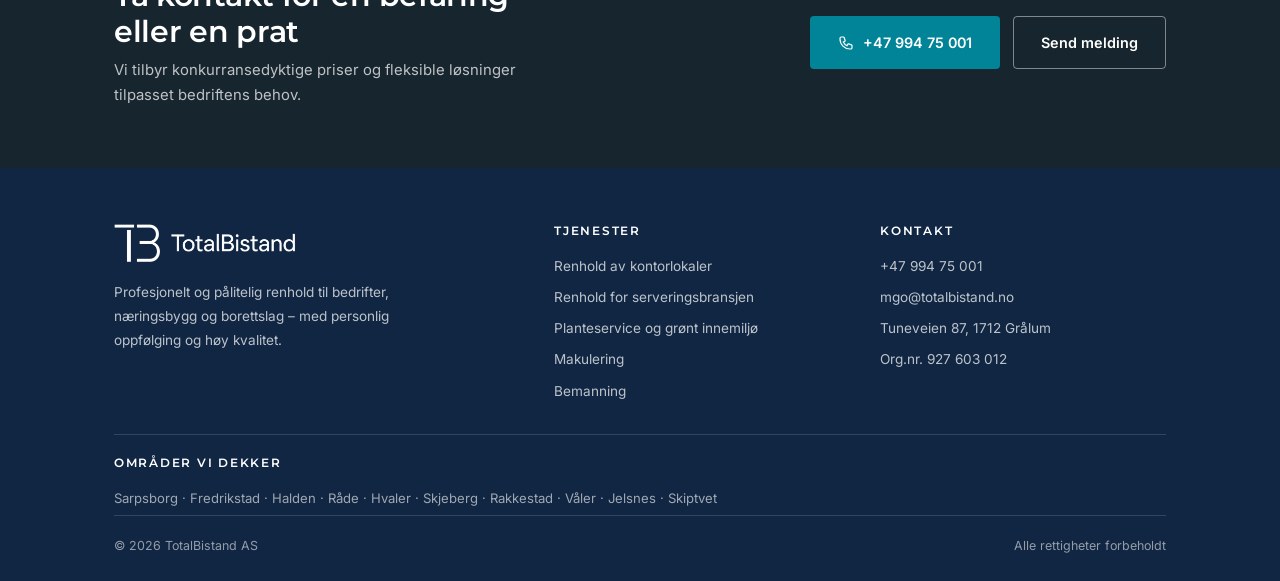
<file: makulering/index.html>
<!DOCTYPE html>
<html lang="no">
<head>
<meta charset="UTF-8" />
<script>document.documentElement.className="js";</script>
<meta name="viewport" content="width=device-width, initial-scale=1" />
<title>Makulering av sensitive dokumenter i Sarpsborg</title>
<meta name="description" content="Sikker makulering av sensitive dokumenter. Plombert sikkerhetsbeholder, trygg henting av autorisert personell og resirkulering etterpå. Fast eller ved behov. Vi henter i Sarpsborg, Fredrikstad, Halden og resten av Østfold." />
<link rel="canonical" href="https://totalbistand.no/makulering/" />
<meta property="og:type" content="website" />
<meta property="og:url" content="https://totalbistand.no/makulering/" />
<meta property="og:title" content="Makulering av sensitive dokumenter i Sarpsborg | TotalBistand" />
<meta property="og:description" content="Sikker makulering av sensitive dokumenter. Plombert sikkerhetsbeholder, trygg henting av autorisert personell og resirkulering etterpå. Fast eller ved behov. Vi henter i Sarpsborg, Fredrikstad, Halden og resten av Østfold." />
<meta property="og:locale" content="nb_NO" />
<meta name="theme-color" content="#102642" />
<link rel="icon" type="image/png" href="/bilder/favicon.png" />
<link rel="apple-touch-icon" href="/bilder/apple-touch-icon.png" />
<script type="application/ld+json">
{"@context":"https://schema.org","@type":"Service","name":"Makulering","description":"Sikker makulering av sensitive dokumenter med plombert beholder, trygg henting og resirkulering.","url":"https://totalbistand.no/makulering/","serviceType":"Makulering","provider":{"@type":"ProfessionalService","name":"TotalBistand","telephone":"+4799475001","email":"mgo@totalbistand.no","address":{"@type":"PostalAddress","streetAddress":"Tuneveien 87","postalCode":"1712","addressLocality":"Grålum","addressCountry":"NO"}},"areaServed":[{"@type":"City","name":"Sarpsborg"},{"@type":"City","name":"Fredrikstad"},{"@type":"City","name":"Halden"},{"@type":"City","name":"Råde"},{"@type":"City","name":"Hvaler"},{"@type":"City","name":"Skjeberg"},{"@type":"City","name":"Rakkestad"},{"@type":"City","name":"Våler"},{"@type":"City","name":"Jelsnes"},{"@type":"City","name":"Skiptvet"},{"@type":"AdministrativeArea","name":"Østfold"}]}
</script>
<link rel="preconnect" href="https://fonts.googleapis.com" />
<link rel="preconnect" href="https://fonts.gstatic.com" crossorigin />
<link href="https://fonts.googleapis.com/css2?family=Inter:wght@400;500;600&family=Montserrat:wght@500;600;700&display=swap" rel="stylesheet" />
<link rel="stylesheet" href="/assets/style.css?v=15" />
</head>
<body>

<div id="progress"></div>

<div class="topbar">
  <div class="wrap">
    <span class="hide-sm">Uforpliktende befaring og konkurransedyktige priser</span>
    <span class="sep">|</span>
    <a href="tel:+4799475001"><svg viewBox="0 0 24 24" fill="none" stroke="currentColor" stroke-width="1.6"><path d="M3 5a2 2 0 012-2h3.28a1 1 0 01.948.684l1.498 4.493a1 1 0 01-.502 1.21l-2.257 1.13a11.042 11.042 0 005.516 5.516l1.13-2.257a1 1 0 011.21-.502l4.493 1.498a1 1 0 01.684.949V19a2 2 0 01-2 2h-1C9.716 21 3 14.284 3 6V5z"/></svg> +47 994 75 001</a>
    <span class="sep">|</span>
    <a href="#" data-mail data-mail-text>mgo@totalbistand.no</a>
  </div>
</div>

<nav class="site">
  <div class="wrap">
    <a href="/" class="logo" aria-label="TotalBistand – til forsiden">
      <img src="/bilder/logo-horisontal.png" alt="TotalBistand" width="1440" height="300" onerror="this.style.display='none';this.nextElementSibling.style.display='block';" />
      <span class="logo-fallback">TotalBistand</span>
    </a>
    <ul class="nav-links">
      <li><a href="/#om-oss">Om oss</a></li>
      <li><a href="/bemanning/">Bemanning</a></li>
      <li class="nav-drop">
        <a href="/#tjenester">Tjenester
          <svg class="chev" viewBox="0 0 24 24" fill="none" stroke="currentColor" stroke-width="2.2"><path d="M6 9l6 6 6-6"/></svg>
        </a>
        <div class="dropdown">
        <a href="/renhold/">Renhold av kontorlokaler</a>
        <a href="/servering/">Renhold for serveringsbransjen</a>
        <a href="/planteservice/">Planteservice og grønt innemiljø</a>
        <a href="/makulering/" class="active">Makulering</a>
        </div>
      </li>
      <li><a href="/#kontakt" class="nav-cta">Kontakt oss</a></li>
    </ul>
    <button class="burger" aria-label="Åpne meny" aria-expanded="false"><span></span><span></span><span></span></button>
  </div>
</nav>

<div class="mobilemenu">
  <a href="/#om-oss">Om oss</a>
  <a href="/bemanning/">Bemanning</a>
  <button class="mob-toggle" aria-expanded="false">Tjenester
    <svg class="mob-chev" viewBox="0 0 24 24" fill="none" stroke="currentColor" stroke-width="2.2"><path d="M6 9l6 6 6-6"/></svg>
  </button>
  <div class="sub">
    <a href="/renhold/">Renhold av kontorlokaler</a>
    <a href="/servering/">Renhold for serveringsbransjen</a>
    <a href="/planteservice/">Planteservice og grønt innemiljø</a>
    <a href="/makulering/">Makulering</a>
  </div>
  <a href="/#kontakt" class="m-cta">Kontakt oss</a>
</div>

<header class="page-hero" style="grid-template-columns:1fr">
  <div class="page-hero-copy">
    <p class="eyebrow">Tjeneste</p>
    <h1>Makulering</h1>
    <p>Sikker makulering av sensitive dokumenter – plombert beholder, trygg henting og dokumentert destruksjon.</p>
  </div>

</header>

<div class="crumbs">
  <div class="wrap">
    <a href="/">Forsiden</a> <span>/</span> <a href="/#tjenester">Tjenester</a> <span>/</span> <span aria-current="page">Makulering</span>
  </div>
</div>

<section class="page-body">
  <div class="wrap page-cols">
    <div class="reveal">
      <h2>Sikker makulering av sensitive dokumenter</h2>
      <p>Vi sørger for plombert sikkerhetsbeholder, trygg henting og sikker makulering av dokumenter som inneholder personopplysninger eller annen sensitiv informasjon.</p>
      <p>Vi tilbyr henting når beholder er full, eller faste hentedager tilpasset bedriftens behov.</p>
      <p>Alt papir går til gjenvinning etter makulering. Ta kontakt for bestilling eller om dere vil vite mer.</p>
      <p class="omrade">Vi henter og makulerer i Sarpsborg, Fredrikstad, Halden, Råde, Hvaler, Skjeberg, Rakkestad, Våler, Jelsnes og Skiptvet.</p>
    </div>
    <div class="reveal d1">
      <div class="panel">
        <h2>Dette får dere</h2>
        <ul class="ticks">
      <li><svg viewBox="0 0 24 24" fill="none" stroke="currentColor" stroke-width="2"><path d="M20 6L9 17l-5-5"/></svg><span>Plombert og låst sikkerhetsbeholder</span></li>
      <li><svg viewBox="0 0 24 24" fill="none" stroke="currentColor" stroke-width="2"><path d="M20 6L9 17l-5-5"/></svg><span>Henting når beholderen er full – eller faste hentedager</span></li>
      <li><svg viewBox="0 0 24 24" fill="none" stroke="currentColor" stroke-width="2"><path d="M20 6L9 17l-5-5"/></svg><span>Autorisert personell håndterer henting</span></li>
      <li><svg viewBox="0 0 24 24" fill="none" stroke="currentColor" stroke-width="2"><path d="M20 6L9 17l-5-5"/></svg><span>Sikker frakt til makulering</span></li>
      <li><svg viewBox="0 0 24 24" fill="none" stroke="currentColor" stroke-width="2"><path d="M20 6L9 17l-5-5"/></svg><span>Trygg destruksjon av personopplysninger og sensitiv informasjon</span></li>
      <li><svg viewBox="0 0 24 24" fill="none" stroke="currentColor" stroke-width="2"><path d="M20 6L9 17l-5-5"/></svg><span>Papiret går til resirkulering etterpå</span></li>
        </ul>
      </div>
    </div>
  </div>
</section>

<!-- SIKKER DOKUMENTHÅNDTERING -->
<section class="flow">
  <div class="wrap">
    <h2 class="flow-title reveal">Sikker dokumenthåndtering</h2>
    <p class="flow-lead reveal">Fra papiret havner i beholderen til det er resirkulert, uten at uvedkommende er innom.</p>
    <ol class="flow-steps">
        <li class="flow-step" style="--i:0">
          <span class="flow-icon"><img src="/bilder/beholder.png" alt="" width="240" height="240" loading="lazy" /></span>
          <strong>1. Låst beholder</strong>
          <span>Plombert beholder står hos dere</span>
        </li>
        <li class="flow-step" style="--i:1">
          <span class="flow-icon"><img src="/bilder/personell.png" alt="" width="240" height="240" loading="lazy" /></span>
          <strong>2. Autorisert personell</strong>
          <span>Kun våre folk håndterer den</span>
        </li>
        <li class="flow-step" style="--i:2">
          <span class="flow-icon"><img src="/bilder/frakt.png" alt="" width="240" height="240" loading="lazy" /></span>
          <strong>3. Sikker frakt</strong>
          <span>Direkte til makulering</span>
        </li>
        <li class="flow-step" style="--i:3">
          <span class="flow-icon"><img src="/bilder/makulering.png" alt="" width="240" height="240" loading="lazy" /></span>
          <strong>4. Makulering</strong>
          <span>Makulering og miljøhåndtering</span>
        </li>
        <li class="flow-step" style="--i:4">
          <span class="flow-icon"><img src="/bilder/resirkulering.png" alt="" width="240" height="240" loading="lazy" /></span>
          <strong>5. Resirkulering</strong>
          <span>Papiret gjenvinnes</span>
        </li>
    </ol>
  </div>
</section>

<section class="cta-band">
  <div class="wrap">
    <div>
      <h2>Ta kontakt for en befaring eller en prat</h2>
      <p>Vi tilbyr konkurransedyktige priser og fleksible løsninger tilpasset bedriftens behov.</p>
    </div>
    <div class="btns">
      <a href="tel:+4799475001" class="btn btn-teal"><svg viewBox="0 0 24 24" fill="none" stroke="currentColor" stroke-width="1.8"><path d="M3 5a2 2 0 012-2h3.28a1 1 0 01.948.684l1.498 4.493a1 1 0 01-.502 1.21l-2.257 1.13a11.042 11.042 0 005.516 5.516l1.13-2.257a1 1 0 011.21-.502l4.493 1.498a1 1 0 01.684.949V19a2 2 0 01-2 2h-1C9.716 21 3 14.284 3 6V5z"/></svg> +47 994 75 001</a>
      <a href="/?emne=Makulering#kontakt" class="btn btn-ghost">Send melding</a>
    </div>
  </div>
</section>

<footer class="site">
  <div class="wrap">
    <div class="foot-grid">
      <div class="foot-brand">
        <div class="foot-logo"><img src="/bilder/logo-hvit.png" alt="TotalBistand" width="1440" height="300" loading="lazy" /></div>
        <p>Profesjonelt og pålitelig renhold til bedrifter, næringsbygg og borettslag – med personlig oppfølging og høy kvalitet.</p>
      </div>
      <div>
        <h4>Tjenester</h4>
        <ul>
          <li><a href="/renhold/">Renhold av kontorlokaler</a></li>
          <li><a href="/servering/">Renhold for serveringsbransjen</a></li>
          <li><a href="/planteservice/">Planteservice og grønt innemiljø</a></li>
          <li><a href="/makulering/">Makulering</a></li>
          <li><a href="/bemanning/">Bemanning</a></li>
        </ul>
      </div>
      <div>
        <h4>Kontakt</h4>
        <ul>
          <li><a href="tel:+4799475001">+47 994 75 001</a></li>
          <li><a href="#" data-mail data-mail-text>mgo@totalbistand.no</a></li>
          <li><a href="https://maps.google.com/?q=Tuneveien+87,+1712+Gr%C3%A5lum" target="_blank" rel="noopener">Tuneveien 87, 1712 Grålum</a></li>
          <li><a href="https://w2.brreg.no/enhet/sok/detalj.jsp?orgnr=927603012" target="_blank" rel="noopener">Org.nr. 927 603 012</a></li>
        </ul>
      </div>
    </div>
    <div class="foot-omrade">
      <h4>Områder vi dekker</h4>
      <p>Sarpsborg · Fredrikstad · Halden · Råde · Hvaler · Skjeberg · Rakkestad · Våler · Jelsnes · Skiptvet</p>
    </div>
    <div class="foot-bottom">
      <span>&copy; 2026 TotalBistand AS</span>
      <span>Alle rettigheter forbeholdt</span>
    </div>
  </div>
</footer>

<button class="totop" aria-label="Til toppen">
  <svg viewBox="0 0 24 24" fill="none" stroke="currentColor" stroke-width="2"><path d="M12 19V5M5 12l7-7 7 7"/></svg>
</button>

<script src="/assets/site.js?v=15" defer></script>
</body>
</html>
</file>
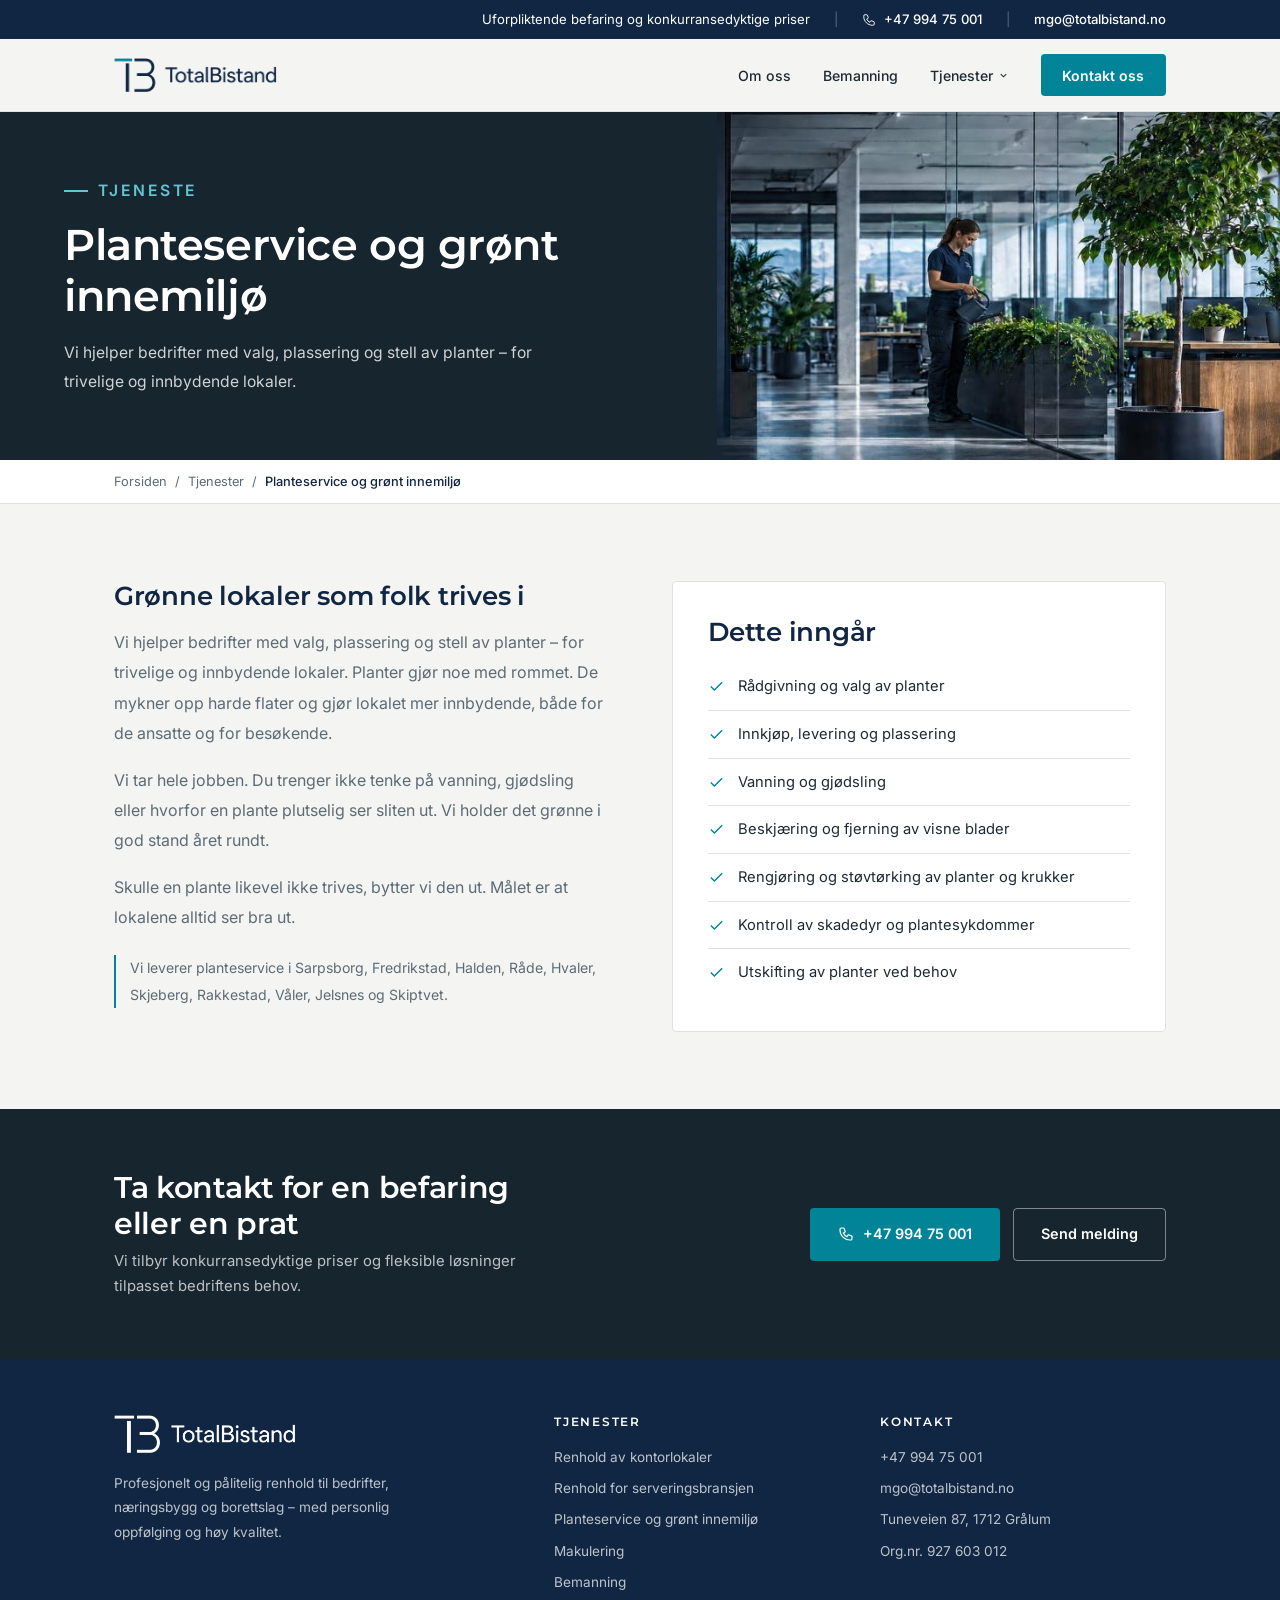
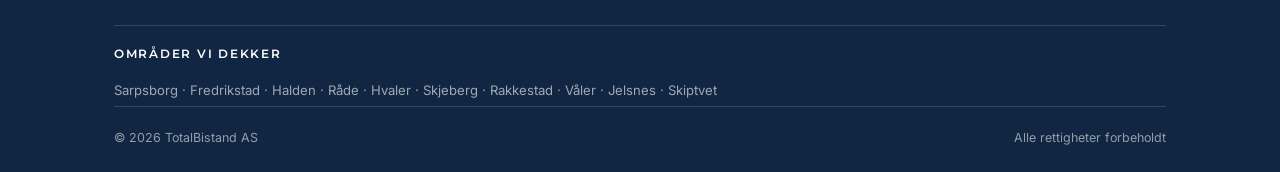
<file: planteservice/index.html>
<!DOCTYPE html>
<html lang="no">
<head>
<meta charset="UTF-8" />
<script>document.documentElement.className="js";</script>
<meta name="viewport" content="width=device-width, initial-scale=1" />
<title>Planteservice og grønt innemiljø i Sarpsborg</title>
<meta name="description" content="Vi hjelper bedrifter med valg, plassering og stell av planter – for trivelige og innbydende lokaler. Vanning, gjødsling, beskjæring og utskifting ved behov. Vi leverer i Sarpsborg, Fredrikstad, Halden og resten av Østfold." />
<link rel="canonical" href="https://totalbistand.no/planteservice/" />
<meta property="og:type" content="website" />
<meta property="og:url" content="https://totalbistand.no/planteservice/" />
<meta property="og:title" content="Planteservice og grønt innemiljø i Sarpsborg | TotalBistand" />
<meta property="og:description" content="Vi hjelper bedrifter med valg, plassering og stell av planter – for trivelige og innbydende lokaler. Vanning, gjødsling, beskjæring og utskifting ved behov. Vi leverer i Sarpsborg, Fredrikstad, Halden og resten av Østfold." />
<meta property="og:locale" content="nb_NO" />
<meta name="theme-color" content="#102642" />
<link rel="icon" type="image/png" href="/bilder/favicon.png" />
<link rel="apple-touch-icon" href="/bilder/apple-touch-icon.png" />
<script type="application/ld+json">
{"@context":"https://schema.org","@type":"Service","name":"Planteservice og grønt innemiljø","description":"Valg, plassering og stell av planter for bedrifter – vanning, gjødsling, beskjæring og utskifting.","url":"https://totalbistand.no/planteservice/","serviceType":"Planteservice og grønt innemiljø","provider":{"@type":"ProfessionalService","name":"TotalBistand","telephone":"+4799475001","email":"mgo@totalbistand.no","address":{"@type":"PostalAddress","streetAddress":"Tuneveien 87","postalCode":"1712","addressLocality":"Grålum","addressCountry":"NO"}},"areaServed":[{"@type":"City","name":"Sarpsborg"},{"@type":"City","name":"Fredrikstad"},{"@type":"City","name":"Halden"},{"@type":"City","name":"Råde"},{"@type":"City","name":"Hvaler"},{"@type":"City","name":"Skjeberg"},{"@type":"City","name":"Rakkestad"},{"@type":"City","name":"Våler"},{"@type":"City","name":"Jelsnes"},{"@type":"City","name":"Skiptvet"},{"@type":"AdministrativeArea","name":"Østfold"}]}
</script>
<link rel="preconnect" href="https://fonts.googleapis.com" />
<link rel="preconnect" href="https://fonts.gstatic.com" crossorigin />
<link href="https://fonts.googleapis.com/css2?family=Inter:wght@400;500;600&family=Montserrat:wght@500;600;700&display=swap" rel="stylesheet" />
<link rel="stylesheet" href="/assets/style.css?v=15" />
</head>
<body>

<div id="progress"></div>

<div class="topbar">
  <div class="wrap">
    <span class="hide-sm">Uforpliktende befaring og konkurransedyktige priser</span>
    <span class="sep">|</span>
    <a href="tel:+4799475001"><svg viewBox="0 0 24 24" fill="none" stroke="currentColor" stroke-width="1.6"><path d="M3 5a2 2 0 012-2h3.28a1 1 0 01.948.684l1.498 4.493a1 1 0 01-.502 1.21l-2.257 1.13a11.042 11.042 0 005.516 5.516l1.13-2.257a1 1 0 011.21-.502l4.493 1.498a1 1 0 01.684.949V19a2 2 0 01-2 2h-1C9.716 21 3 14.284 3 6V5z"/></svg> +47 994 75 001</a>
    <span class="sep">|</span>
    <a href="#" data-mail data-mail-text>mgo@totalbistand.no</a>
  </div>
</div>

<nav class="site">
  <div class="wrap">
    <a href="/" class="logo" aria-label="TotalBistand – til forsiden">
      <img src="/bilder/logo-horisontal.png" alt="TotalBistand" width="1440" height="300" onerror="this.style.display='none';this.nextElementSibling.style.display='block';" />
      <span class="logo-fallback">TotalBistand</span>
    </a>
    <ul class="nav-links">
      <li><a href="/#om-oss">Om oss</a></li>
      <li><a href="/bemanning/">Bemanning</a></li>
      <li class="nav-drop">
        <a href="/#tjenester">Tjenester
          <svg class="chev" viewBox="0 0 24 24" fill="none" stroke="currentColor" stroke-width="2.2"><path d="M6 9l6 6 6-6"/></svg>
        </a>
        <div class="dropdown">
        <a href="/renhold/">Renhold av kontorlokaler</a>
        <a href="/servering/">Renhold for serveringsbransjen</a>
        <a href="/planteservice/" class="active">Planteservice og grønt innemiljø</a>
        <a href="/makulering/">Makulering</a>
        </div>
      </li>
      <li><a href="/#kontakt" class="nav-cta">Kontakt oss</a></li>
    </ul>
    <button class="burger" aria-label="Åpne meny" aria-expanded="false"><span></span><span></span><span></span></button>
  </div>
</nav>

<div class="mobilemenu">
  <a href="/#om-oss">Om oss</a>
  <a href="/bemanning/">Bemanning</a>
  <button class="mob-toggle" aria-expanded="false">Tjenester
    <svg class="mob-chev" viewBox="0 0 24 24" fill="none" stroke="currentColor" stroke-width="2.2"><path d="M6 9l6 6 6-6"/></svg>
  </button>
  <div class="sub">
    <a href="/renhold/">Renhold av kontorlokaler</a>
    <a href="/servering/">Renhold for serveringsbransjen</a>
    <a href="/planteservice/">Planteservice og grønt innemiljø</a>
    <a href="/makulering/">Makulering</a>
  </div>
  <a href="/#kontakt" class="m-cta">Kontakt oss</a>
</div>

<header class="page-hero">
  <div class="page-hero-copy">
    <p class="eyebrow">Tjeneste</p>
    <h1>Planteservice og grønt innemiljø</h1>
    <p>Vi hjelper bedrifter med valg, plassering og stell av planter – for trivelige og innbydende lokaler.</p>
  </div>
  <div class="page-hero-img">
    <img src="/bilder/planteservice.jpg" alt="Medarbeider fra TotalBistand vanner planter i et åpent kontorlandskap" width="1000" height="800" fetchpriority="high" />
  </div>
</header>

<div class="crumbs">
  <div class="wrap">
    <a href="/">Forsiden</a> <span>/</span> <a href="/#tjenester">Tjenester</a> <span>/</span> <span aria-current="page">Planteservice og grønt innemiljø</span>
  </div>
</div>

<section class="page-body">
  <div class="wrap page-cols">
    <div class="reveal">
      <h2>Grønne lokaler som folk trives i</h2>
      <p>Vi hjelper bedrifter med valg, plassering og stell av planter – for trivelige og innbydende lokaler. Planter gjør noe med rommet. De mykner opp harde flater og gjør lokalet mer innbydende, både for de ansatte og for besøkende.</p>
      <p>Vi tar hele jobben. Du trenger ikke tenke på vanning, gjødsling eller hvorfor en plante plutselig ser sliten ut. Vi holder det grønne i god stand året rundt.</p>
      <p>Skulle en plante likevel ikke trives, bytter vi den ut. Målet er at lokalene alltid ser bra ut.</p>
      <p class="omrade">Vi leverer planteservice i Sarpsborg, Fredrikstad, Halden, Råde, Hvaler, Skjeberg, Rakkestad, Våler, Jelsnes og Skiptvet.</p>
    </div>
    <div class="reveal d1">
      <div class="panel">
        <h2>Dette inngår</h2>
        <ul class="ticks">
      <li><svg viewBox="0 0 24 24" fill="none" stroke="currentColor" stroke-width="2"><path d="M20 6L9 17l-5-5"/></svg><span>Rådgivning og valg av planter</span></li>
      <li><svg viewBox="0 0 24 24" fill="none" stroke="currentColor" stroke-width="2"><path d="M20 6L9 17l-5-5"/></svg><span>Innkjøp, levering og plassering</span></li>
      <li><svg viewBox="0 0 24 24" fill="none" stroke="currentColor" stroke-width="2"><path d="M20 6L9 17l-5-5"/></svg><span>Vanning og gjødsling</span></li>
      <li><svg viewBox="0 0 24 24" fill="none" stroke="currentColor" stroke-width="2"><path d="M20 6L9 17l-5-5"/></svg><span>Beskjæring og fjerning av visne blader</span></li>
      <li><svg viewBox="0 0 24 24" fill="none" stroke="currentColor" stroke-width="2"><path d="M20 6L9 17l-5-5"/></svg><span>Rengjøring og støvtørking av planter og krukker</span></li>
      <li><svg viewBox="0 0 24 24" fill="none" stroke="currentColor" stroke-width="2"><path d="M20 6L9 17l-5-5"/></svg><span>Kontroll av skadedyr og plantesykdommer</span></li>
      <li><svg viewBox="0 0 24 24" fill="none" stroke="currentColor" stroke-width="2"><path d="M20 6L9 17l-5-5"/></svg><span>Utskifting av planter ved behov</span></li>
        </ul>
      </div>
    </div>
  </div>
</section>



<section class="cta-band">
  <div class="wrap">
    <div>
      <h2>Ta kontakt for en befaring eller en prat</h2>
      <p>Vi tilbyr konkurransedyktige priser og fleksible løsninger tilpasset bedriftens behov.</p>
    </div>
    <div class="btns">
      <a href="tel:+4799475001" class="btn btn-teal"><svg viewBox="0 0 24 24" fill="none" stroke="currentColor" stroke-width="1.8"><path d="M3 5a2 2 0 012-2h3.28a1 1 0 01.948.684l1.498 4.493a1 1 0 01-.502 1.21l-2.257 1.13a11.042 11.042 0 005.516 5.516l1.13-2.257a1 1 0 011.21-.502l4.493 1.498a1 1 0 01.684.949V19a2 2 0 01-2 2h-1C9.716 21 3 14.284 3 6V5z"/></svg> +47 994 75 001</a>
      <a href="/?emne=Planteservice%20og%20gr%C3%B8nt%20innemilj%C3%B8#kontakt" class="btn btn-ghost">Send melding</a>
    </div>
  </div>
</section>

<footer class="site">
  <div class="wrap">
    <div class="foot-grid">
      <div class="foot-brand">
        <div class="foot-logo"><img src="/bilder/logo-hvit.png" alt="TotalBistand" width="1440" height="300" loading="lazy" /></div>
        <p>Profesjonelt og pålitelig renhold til bedrifter, næringsbygg og borettslag – med personlig oppfølging og høy kvalitet.</p>
      </div>
      <div>
        <h4>Tjenester</h4>
        <ul>
          <li><a href="/renhold/">Renhold av kontorlokaler</a></li>
          <li><a href="/servering/">Renhold for serveringsbransjen</a></li>
          <li><a href="/planteservice/">Planteservice og grønt innemiljø</a></li>
          <li><a href="/makulering/">Makulering</a></li>
          <li><a href="/bemanning/">Bemanning</a></li>
        </ul>
      </div>
      <div>
        <h4>Kontakt</h4>
        <ul>
          <li><a href="tel:+4799475001">+47 994 75 001</a></li>
          <li><a href="#" data-mail data-mail-text>mgo@totalbistand.no</a></li>
          <li><a href="https://maps.google.com/?q=Tuneveien+87,+1712+Gr%C3%A5lum" target="_blank" rel="noopener">Tuneveien 87, 1712 Grålum</a></li>
          <li><a href="https://w2.brreg.no/enhet/sok/detalj.jsp?orgnr=927603012" target="_blank" rel="noopener">Org.nr. 927 603 012</a></li>
        </ul>
      </div>
    </div>
    <div class="foot-omrade">
      <h4>Områder vi dekker</h4>
      <p>Sarpsborg · Fredrikstad · Halden · Råde · Hvaler · Skjeberg · Rakkestad · Våler · Jelsnes · Skiptvet</p>
    </div>
    <div class="foot-bottom">
      <span>&copy; 2026 TotalBistand AS</span>
      <span>Alle rettigheter forbeholdt</span>
    </div>
  </div>
</footer>

<button class="totop" aria-label="Til toppen">
  <svg viewBox="0 0 24 24" fill="none" stroke="currentColor" stroke-width="2"><path d="M12 19V5M5 12l7-7 7 7"/></svg>
</button>

<script src="/assets/site.js?v=15" defer></script>
</body>
</html>
</file>
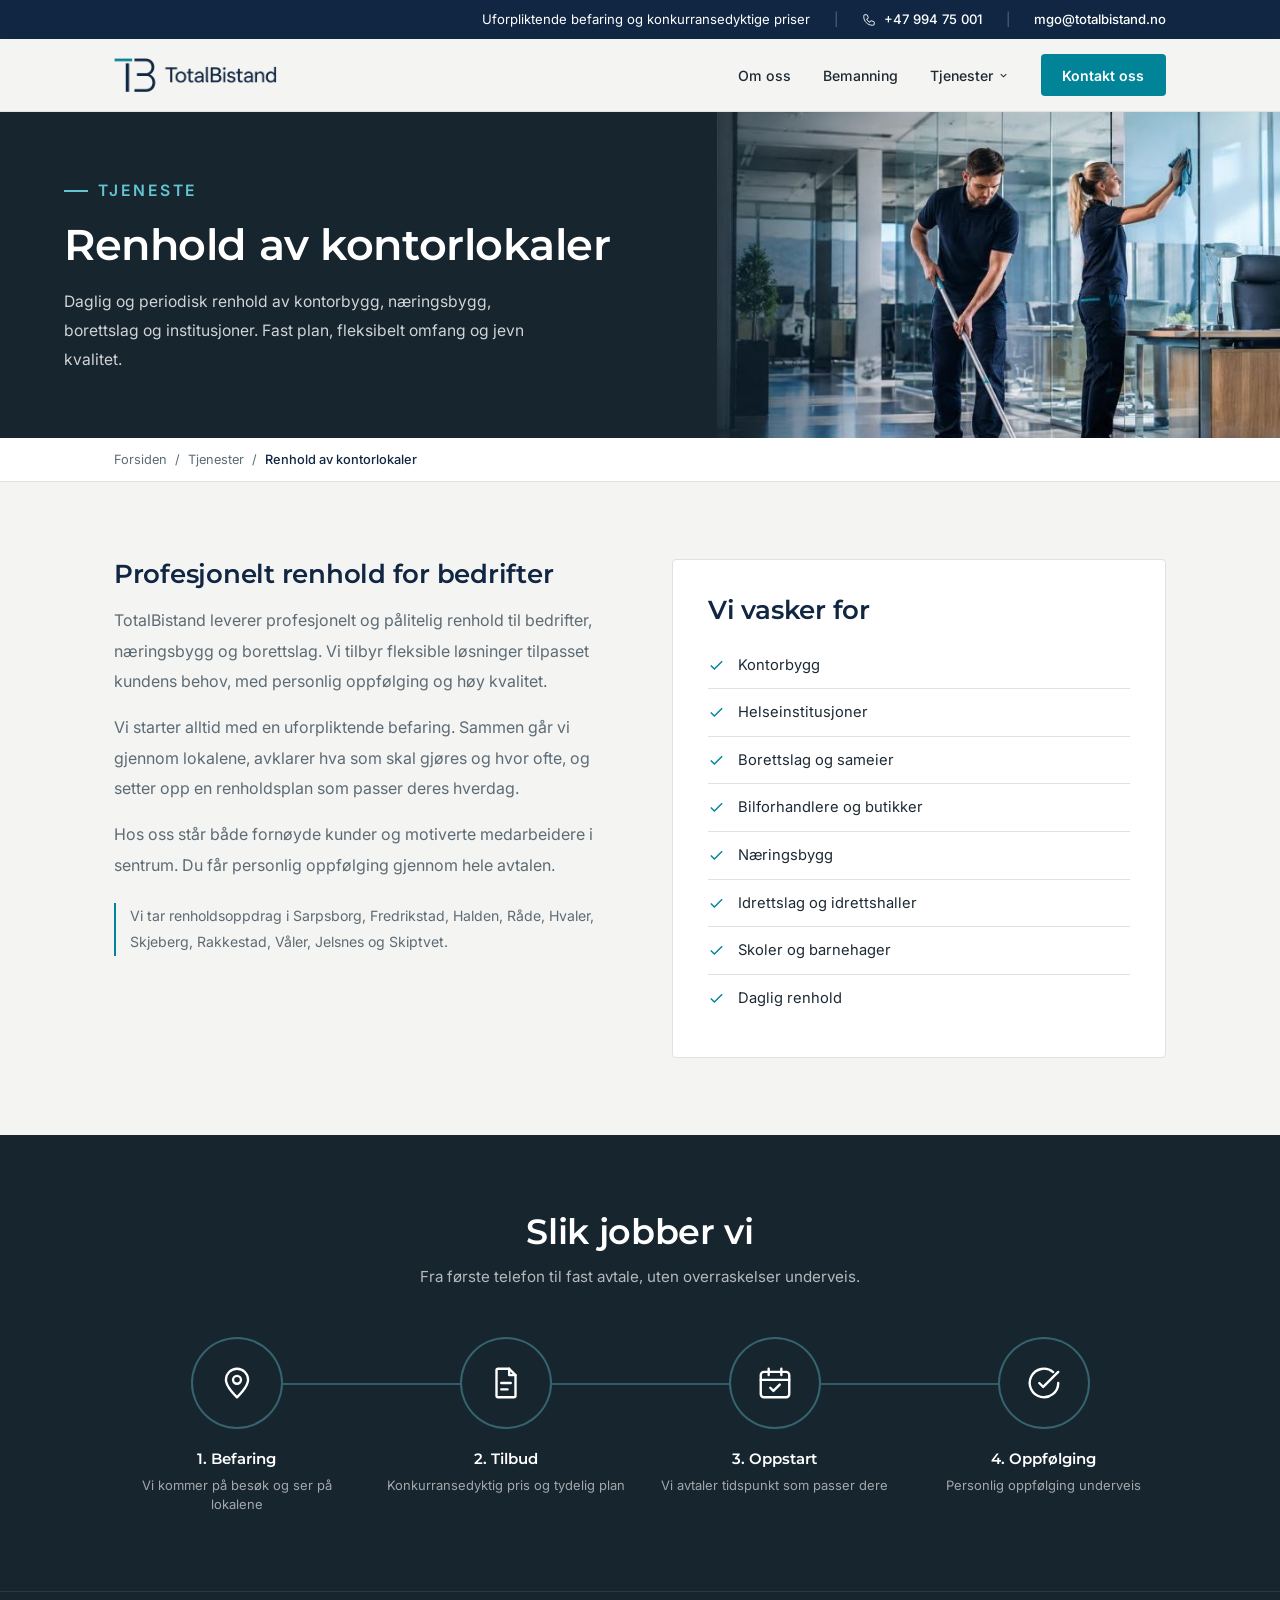
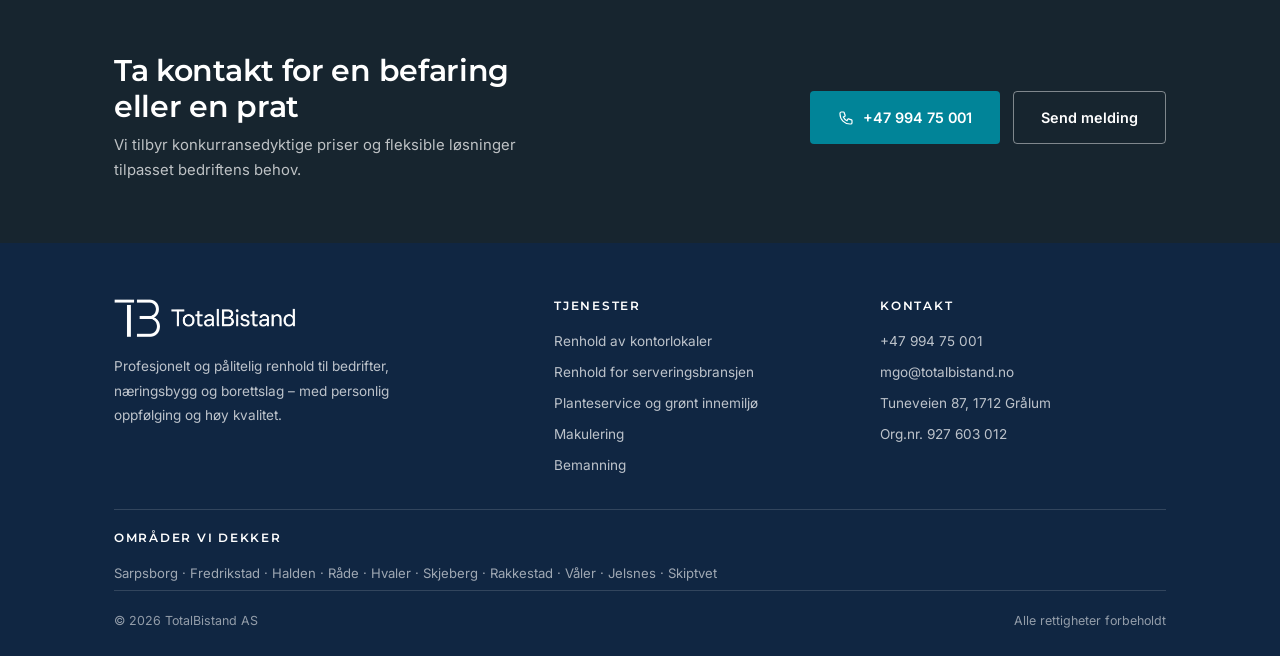
<file: renhold/index.html>
<!DOCTYPE html>
<html lang="no">
<head>
<meta charset="UTF-8" />
<script>document.documentElement.className="js";</script>
<meta name="viewport" content="width=device-width, initial-scale=1" />
<title>Renhold av kontorlokaler i Sarpsborg og Østfold</title>
<meta name="description" content="Profesjonelt og pålitelig renhold til kontorbygg, næringsbygg, borettslag, butikker og institusjoner i Sarpsborg, Fredrikstad, Halden og resten av Østfold. Fleksible løsninger og personlig oppfølging. Bestill uforpliktende befaring." />
<link rel="canonical" href="https://totalbistand.no/renhold/" />
<meta property="og:type" content="website" />
<meta property="og:url" content="https://totalbistand.no/renhold/" />
<meta property="og:title" content="Renhold av kontorlokaler i Sarpsborg og Østfold | TotalBistand" />
<meta property="og:description" content="Profesjonelt og pålitelig renhold til kontorbygg, næringsbygg, borettslag, butikker og institusjoner i Sarpsborg, Fredrikstad, Halden og resten av Østfold. Fleksible løsninger og personlig oppfølging. Bestill uforpliktende befaring." />
<meta property="og:locale" content="nb_NO" />
<meta name="theme-color" content="#102642" />
<link rel="icon" type="image/png" href="/bilder/favicon.png" />
<link rel="apple-touch-icon" href="/bilder/apple-touch-icon.png" />
<script type="application/ld+json">
{"@context":"https://schema.org","@type":"Service","name":"Renhold av kontorlokaler","description":"Daglig og periodisk renhold av kontorbygg, næringsbygg, borettslag og institusjoner.","url":"https://totalbistand.no/renhold/","serviceType":"Renhold av kontorlokaler","provider":{"@type":"ProfessionalService","name":"TotalBistand","telephone":"+4799475001","email":"mgo@totalbistand.no","address":{"@type":"PostalAddress","streetAddress":"Tuneveien 87","postalCode":"1712","addressLocality":"Grålum","addressCountry":"NO"}},"areaServed":[{"@type":"City","name":"Sarpsborg"},{"@type":"City","name":"Fredrikstad"},{"@type":"City","name":"Halden"},{"@type":"City","name":"Råde"},{"@type":"City","name":"Hvaler"},{"@type":"City","name":"Skjeberg"},{"@type":"City","name":"Rakkestad"},{"@type":"City","name":"Våler"},{"@type":"City","name":"Jelsnes"},{"@type":"City","name":"Skiptvet"},{"@type":"AdministrativeArea","name":"Østfold"}]}
</script>
<link rel="preconnect" href="https://fonts.googleapis.com" />
<link rel="preconnect" href="https://fonts.gstatic.com" crossorigin />
<link href="https://fonts.googleapis.com/css2?family=Inter:wght@400;500;600&family=Montserrat:wght@500;600;700&display=swap" rel="stylesheet" />
<link rel="stylesheet" href="/assets/style.css?v=15" />
</head>
<body>

<div id="progress"></div>

<div class="topbar">
  <div class="wrap">
    <span class="hide-sm">Uforpliktende befaring og konkurransedyktige priser</span>
    <span class="sep">|</span>
    <a href="tel:+4799475001"><svg viewBox="0 0 24 24" fill="none" stroke="currentColor" stroke-width="1.6"><path d="M3 5a2 2 0 012-2h3.28a1 1 0 01.948.684l1.498 4.493a1 1 0 01-.502 1.21l-2.257 1.13a11.042 11.042 0 005.516 5.516l1.13-2.257a1 1 0 011.21-.502l4.493 1.498a1 1 0 01.684.949V19a2 2 0 01-2 2h-1C9.716 21 3 14.284 3 6V5z"/></svg> +47 994 75 001</a>
    <span class="sep">|</span>
    <a href="#" data-mail data-mail-text>mgo@totalbistand.no</a>
  </div>
</div>

<nav class="site">
  <div class="wrap">
    <a href="/" class="logo" aria-label="TotalBistand – til forsiden">
      <img src="/bilder/logo-horisontal.png" alt="TotalBistand" width="1440" height="300" onerror="this.style.display='none';this.nextElementSibling.style.display='block';" />
      <span class="logo-fallback">TotalBistand</span>
    </a>
    <ul class="nav-links">
      <li><a href="/#om-oss">Om oss</a></li>
      <li><a href="/bemanning/">Bemanning</a></li>
      <li class="nav-drop">
        <a href="/#tjenester">Tjenester
          <svg class="chev" viewBox="0 0 24 24" fill="none" stroke="currentColor" stroke-width="2.2"><path d="M6 9l6 6 6-6"/></svg>
        </a>
        <div class="dropdown">
        <a href="/renhold/" class="active">Renhold av kontorlokaler</a>
        <a href="/servering/">Renhold for serveringsbransjen</a>
        <a href="/planteservice/">Planteservice og grønt innemiljø</a>
        <a href="/makulering/">Makulering</a>
        </div>
      </li>
      <li><a href="/#kontakt" class="nav-cta">Kontakt oss</a></li>
    </ul>
    <button class="burger" aria-label="Åpne meny" aria-expanded="false"><span></span><span></span><span></span></button>
  </div>
</nav>

<div class="mobilemenu">
  <a href="/#om-oss">Om oss</a>
  <a href="/bemanning/">Bemanning</a>
  <button class="mob-toggle" aria-expanded="false">Tjenester
    <svg class="mob-chev" viewBox="0 0 24 24" fill="none" stroke="currentColor" stroke-width="2.2"><path d="M6 9l6 6 6-6"/></svg>
  </button>
  <div class="sub">
    <a href="/renhold/">Renhold av kontorlokaler</a>
    <a href="/servering/">Renhold for serveringsbransjen</a>
    <a href="/planteservice/">Planteservice og grønt innemiljø</a>
    <a href="/makulering/">Makulering</a>
  </div>
  <a href="/#kontakt" class="m-cta">Kontakt oss</a>
</div>

<header class="page-hero">
  <div class="page-hero-copy">
    <p class="eyebrow">Tjeneste</p>
    <h1>Renhold av kontorlokaler</h1>
    <p>Daglig og periodisk renhold av kontorbygg, næringsbygg, borettslag og institusjoner. Fast plan, fleksibelt omfang og jevn kvalitet.</p>
  </div>
  <div class="page-hero-img">
    <img src="/bilder/renhold.jpg" alt="Medarbeidere fra TotalBistand vasker gulv og glassvegger i kontorlokale" width="1000" height="800" fetchpriority="high" />
  </div>
</header>

<div class="crumbs">
  <div class="wrap">
    <a href="/">Forsiden</a> <span>/</span> <a href="/#tjenester">Tjenester</a> <span>/</span> <span aria-current="page">Renhold av kontorlokaler</span>
  </div>
</div>

<section class="page-body">
  <div class="wrap page-cols">
    <div class="reveal">
      <h2>Profesjonelt renhold for bedrifter</h2>
      <p>TotalBistand leverer profesjonelt og pålitelig renhold til bedrifter, næringsbygg og borettslag. Vi tilbyr fleksible løsninger tilpasset kundens behov, med personlig oppfølging og høy kvalitet.</p>
      <p>Vi starter alltid med en uforpliktende befaring. Sammen går vi gjennom lokalene, avklarer hva som skal gjøres og hvor ofte, og setter opp en renholdsplan som passer deres hverdag.</p>
      <p>Hos oss står både fornøyde kunder og motiverte medarbeidere i sentrum. Du får personlig oppfølging gjennom hele avtalen.</p>
      <p class="omrade">Vi tar renholdsoppdrag i Sarpsborg, Fredrikstad, Halden, Råde, Hvaler, Skjeberg, Rakkestad, Våler, Jelsnes og Skiptvet.</p>
    </div>
    <div class="reveal d1">
      <div class="panel">
        <h2>Vi vasker for</h2>
        <ul class="ticks">
      <li><svg viewBox="0 0 24 24" fill="none" stroke="currentColor" stroke-width="2"><path d="M20 6L9 17l-5-5"/></svg><span>Kontorbygg</span></li>
      <li><svg viewBox="0 0 24 24" fill="none" stroke="currentColor" stroke-width="2"><path d="M20 6L9 17l-5-5"/></svg><span>Helseinstitusjoner</span></li>
      <li><svg viewBox="0 0 24 24" fill="none" stroke="currentColor" stroke-width="2"><path d="M20 6L9 17l-5-5"/></svg><span>Borettslag og sameier</span></li>
      <li><svg viewBox="0 0 24 24" fill="none" stroke="currentColor" stroke-width="2"><path d="M20 6L9 17l-5-5"/></svg><span>Bilforhandlere og butikker</span></li>
      <li><svg viewBox="0 0 24 24" fill="none" stroke="currentColor" stroke-width="2"><path d="M20 6L9 17l-5-5"/></svg><span>Næringsbygg</span></li>
      <li><svg viewBox="0 0 24 24" fill="none" stroke="currentColor" stroke-width="2"><path d="M20 6L9 17l-5-5"/></svg><span>Idrettslag og idrettshaller</span></li>
      <li><svg viewBox="0 0 24 24" fill="none" stroke="currentColor" stroke-width="2"><path d="M20 6L9 17l-5-5"/></svg><span>Skoler og barnehager</span></li>
      <li><svg viewBox="0 0 24 24" fill="none" stroke="currentColor" stroke-width="2"><path d="M20 6L9 17l-5-5"/></svg><span>Daglig renhold</span></li>
        </ul>
      </div>
    </div>
  </div>
</section>

<!-- SLIK JOBBER VI -->
<section class="flow">
  <div class="wrap">
    <h2 class="flow-title reveal">Slik jobber vi</h2>
    <p class="flow-lead reveal">Fra første telefon til fast avtale, uten overraskelser underveis.</p>
    <ol class="flow-steps" style="--n:4">
        <li class="flow-step" style="--i:0">
          <span class="flow-icon"><svg viewBox="0 0 24 24" fill="none" stroke="currentColor" stroke-width="1.5" stroke-linecap="round" stroke-linejoin="round"><path d="M12 21s7-6.3 7-11a7 7 0 10-14 0c0 4.7 7 11 7 11z"/><circle cx="12" cy="10" r="2.5"/></svg></span>
          <strong>1. Befaring</strong>
          <span>Vi kommer på besøk og ser på lokalene</span>
        </li>
        <li class="flow-step" style="--i:1">
          <span class="flow-icon"><svg viewBox="0 0 24 24" fill="none" stroke="currentColor" stroke-width="1.5" stroke-linecap="round" stroke-linejoin="round"><path d="M14 3H7a1 1 0 00-1 1v16a1 1 0 001 1h10a1 1 0 001-1V7l-4-4z"/><path d="M14 3v4h4"/><path d="M9 12h6M9 16h4"/></svg></span>
          <strong>2. Tilbud</strong>
          <span>Konkurransedyktig pris og tydelig plan</span>
        </li>
        <li class="flow-step" style="--i:2">
          <span class="flow-icon"><svg viewBox="0 0 24 24" fill="none" stroke="currentColor" stroke-width="1.5" stroke-linecap="round" stroke-linejoin="round"><rect x="3" y="5" width="18" height="16" rx="2"/><path d="M8 3v4M16 3v4M3 10h18"/><path d="M9 15l2 2 4-4"/></svg></span>
          <strong>3. Oppstart</strong>
          <span>Vi avtaler tidspunkt som passer dere</span>
        </li>
        <li class="flow-step" style="--i:3">
          <span class="flow-icon"><svg viewBox="0 0 24 24" fill="none" stroke="currentColor" stroke-width="1.5" stroke-linecap="round" stroke-linejoin="round"><path d="M21 12a9 9 0 11-3.2-6.9"/><path d="M9 12l2.5 2.5L21 5"/></svg></span>
          <strong>4. Oppfølging</strong>
          <span>Personlig oppfølging underveis</span>
        </li>
    </ol>
  </div>
</section>

<section class="cta-band">
  <div class="wrap">
    <div>
      <h2>Ta kontakt for en befaring eller en prat</h2>
      <p>Vi tilbyr konkurransedyktige priser og fleksible løsninger tilpasset bedriftens behov.</p>
    </div>
    <div class="btns">
      <a href="tel:+4799475001" class="btn btn-teal"><svg viewBox="0 0 24 24" fill="none" stroke="currentColor" stroke-width="1.8"><path d="M3 5a2 2 0 012-2h3.28a1 1 0 01.948.684l1.498 4.493a1 1 0 01-.502 1.21l-2.257 1.13a11.042 11.042 0 005.516 5.516l1.13-2.257a1 1 0 011.21-.502l4.493 1.498a1 1 0 01.684.949V19a2 2 0 01-2 2h-1C9.716 21 3 14.284 3 6V5z"/></svg> +47 994 75 001</a>
      <a href="/?emne=Renhold%20av%20kontorlokaler#kontakt" class="btn btn-ghost">Send melding</a>
    </div>
  </div>
</section>

<footer class="site">
  <div class="wrap">
    <div class="foot-grid">
      <div class="foot-brand">
        <div class="foot-logo"><img src="/bilder/logo-hvit.png" alt="TotalBistand" width="1440" height="300" loading="lazy" /></div>
        <p>Profesjonelt og pålitelig renhold til bedrifter, næringsbygg og borettslag – med personlig oppfølging og høy kvalitet.</p>
      </div>
      <div>
        <h4>Tjenester</h4>
        <ul>
          <li><a href="/renhold/">Renhold av kontorlokaler</a></li>
          <li><a href="/servering/">Renhold for serveringsbransjen</a></li>
          <li><a href="/planteservice/">Planteservice og grønt innemiljø</a></li>
          <li><a href="/makulering/">Makulering</a></li>
          <li><a href="/bemanning/">Bemanning</a></li>
        </ul>
      </div>
      <div>
        <h4>Kontakt</h4>
        <ul>
          <li><a href="tel:+4799475001">+47 994 75 001</a></li>
          <li><a href="#" data-mail data-mail-text>mgo@totalbistand.no</a></li>
          <li><a href="https://maps.google.com/?q=Tuneveien+87,+1712+Gr%C3%A5lum" target="_blank" rel="noopener">Tuneveien 87, 1712 Grålum</a></li>
          <li><a href="https://w2.brreg.no/enhet/sok/detalj.jsp?orgnr=927603012" target="_blank" rel="noopener">Org.nr. 927 603 012</a></li>
        </ul>
      </div>
    </div>
    <div class="foot-omrade">
      <h4>Områder vi dekker</h4>
      <p>Sarpsborg · Fredrikstad · Halden · Råde · Hvaler · Skjeberg · Rakkestad · Våler · Jelsnes · Skiptvet</p>
    </div>
    <div class="foot-bottom">
      <span>&copy; 2026 TotalBistand AS</span>
      <span>Alle rettigheter forbeholdt</span>
    </div>
  </div>
</footer>

<button class="totop" aria-label="Til toppen">
  <svg viewBox="0 0 24 24" fill="none" stroke="currentColor" stroke-width="2"><path d="M12 19V5M5 12l7-7 7 7"/></svg>
</button>

<script src="/assets/site.js?v=15" defer></script>
</body>
</html>
</file>
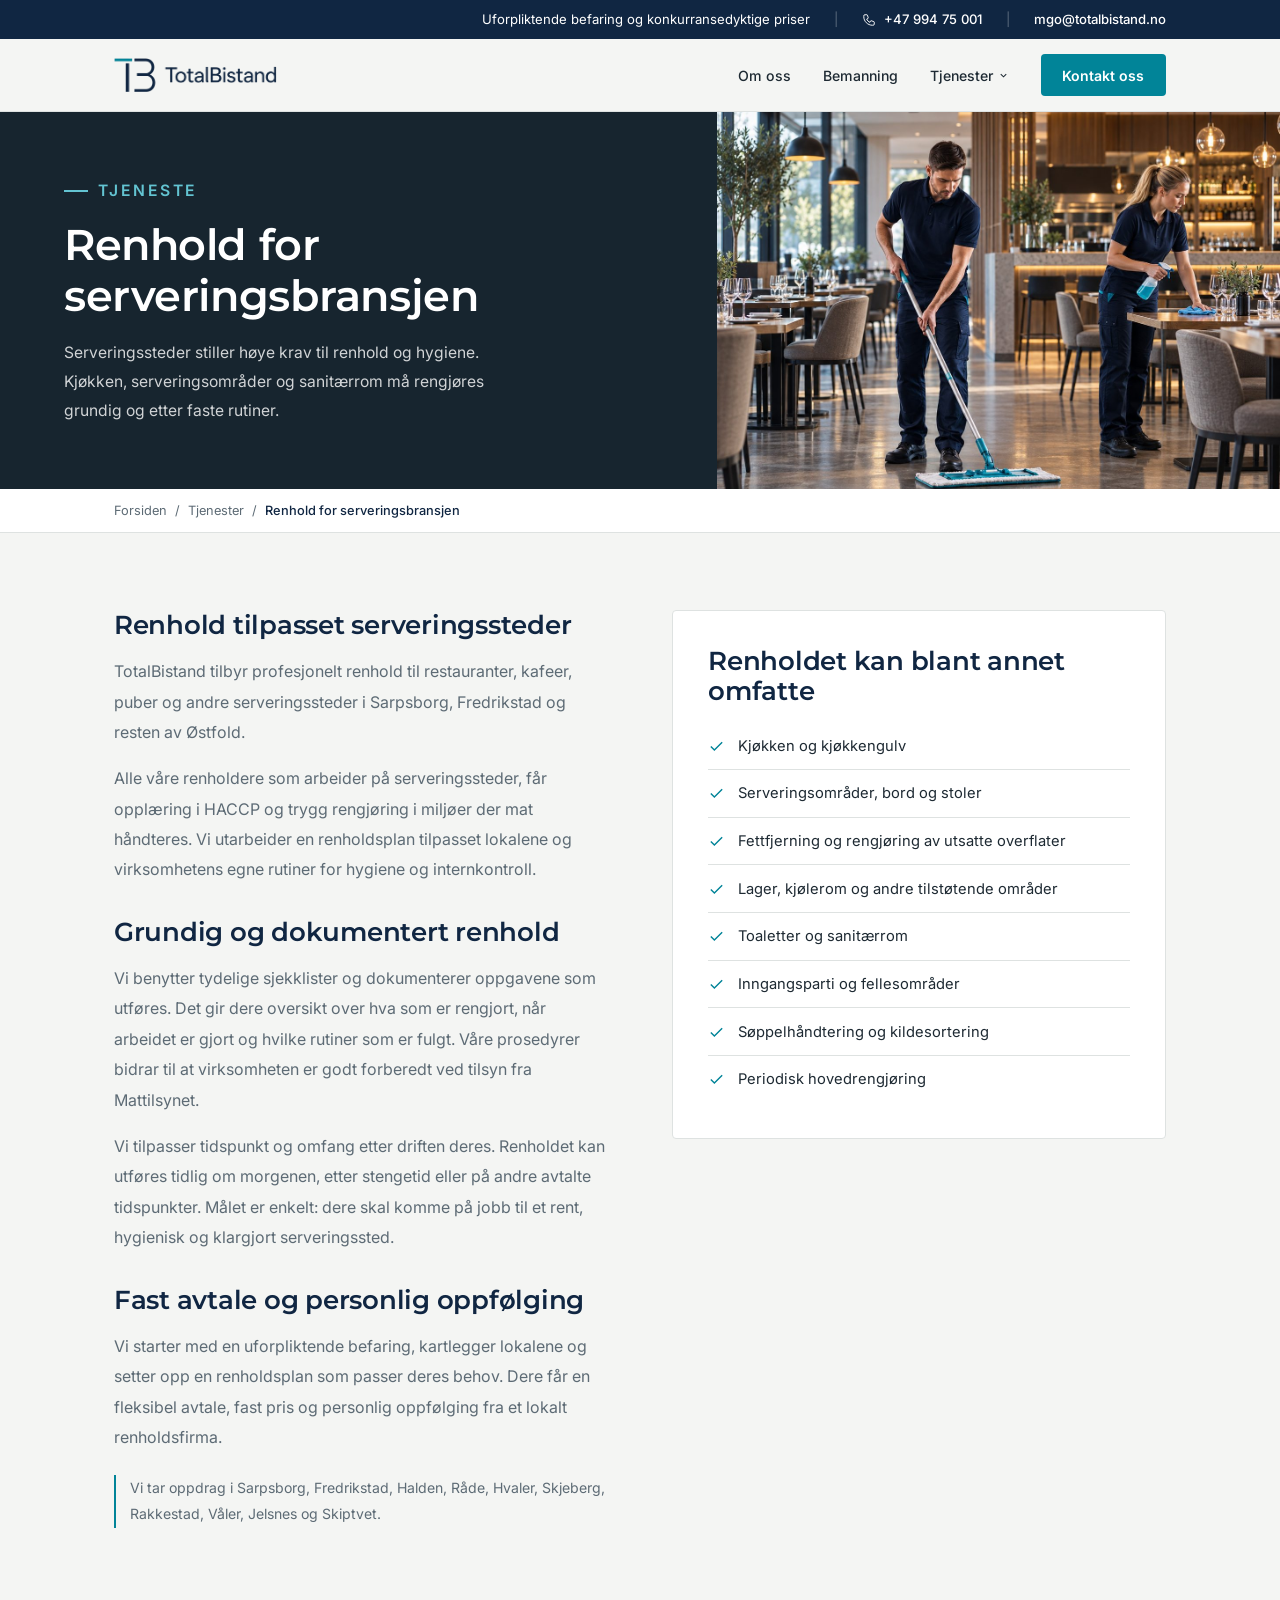
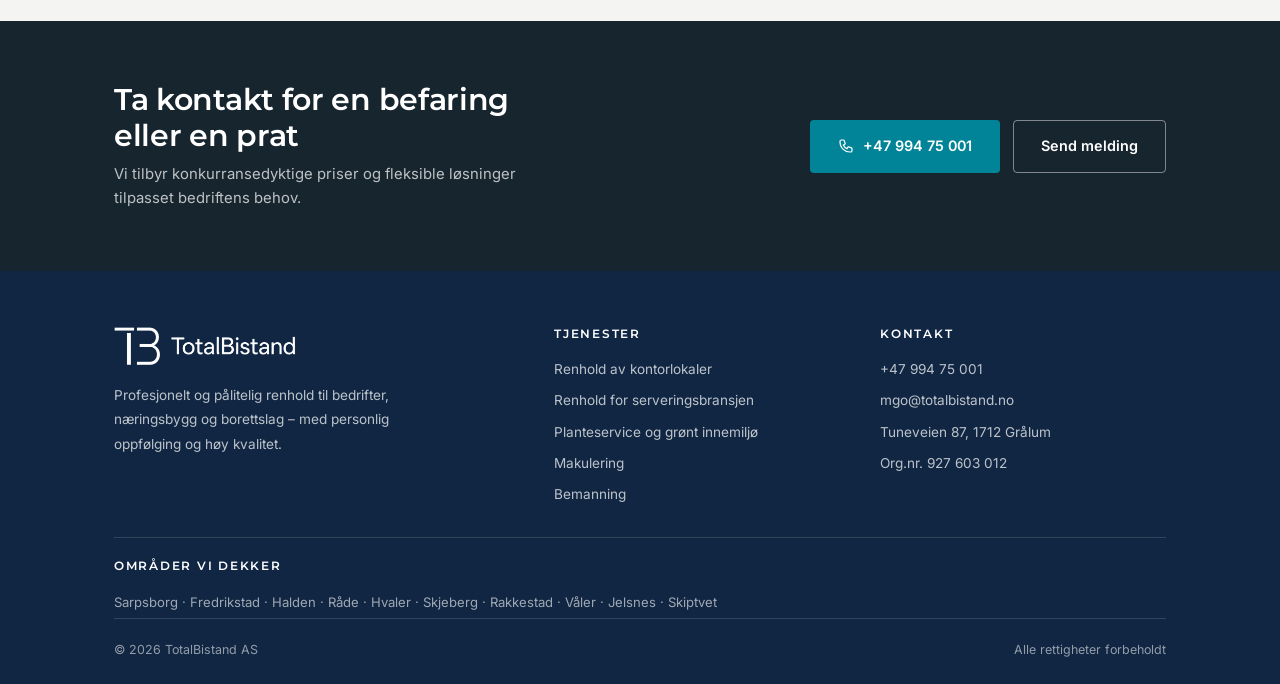
<file: servering/index.html>
<!DOCTYPE html>
<html lang="no">
<head>
<meta charset="UTF-8" />
<script>document.documentElement.className="js";</script>
<meta name="viewport" content="width=device-width, initial-scale=1" />
<title>Renhold for restauranter og kafeer i Sarpsborg</title>
<meta name="description" content="Profesjonelt renhold til restauranter, kafeer, puber og andre serveringssteder i Sarpsborg, Fredrikstad og resten av Østfold. Opplæring i HACCP og dokumenterte rutiner." />
<link rel="canonical" href="https://totalbistand.no/servering/" />
<meta property="og:type" content="website" />
<meta property="og:url" content="https://totalbistand.no/servering/" />
<meta property="og:title" content="Renhold for restauranter og kafeer i Sarpsborg | TotalBistand" />
<meta property="og:description" content="Profesjonelt renhold til restauranter, kafeer, puber og andre serveringssteder i Sarpsborg, Fredrikstad og resten av Østfold. Opplæring i HACCP og dokumenterte rutiner." />
<meta property="og:image" content="https://totalbistand.no/bilder/servering.jpg" />
<meta property="og:locale" content="nb_NO" />
<meta name="theme-color" content="#102642" />
<link rel="icon" type="image/png" href="/bilder/favicon.png" />
<link rel="apple-touch-icon" href="/bilder/apple-touch-icon.png" />
<script type="application/ld+json">
{"@context":"https://schema.org","@type":"Service","name":"Renhold for serveringsbransjen","description":"Profesjonelt renhold til restauranter, kafeer, puber og andre serveringssteder. Opplæring i HACCP, dokumenterte rutiner og renholdsplan tilpasset driften.","url":"https://totalbistand.no/servering/","serviceType":"Renhold for serveringsbransjen","provider":{"@type":"ProfessionalService","name":"TotalBistand","telephone":"+4799475001","email":"mgo@totalbistand.no","address":{"@type":"PostalAddress","streetAddress":"Tuneveien 87","postalCode":"1712","addressLocality":"Grålum","addressCountry":"NO"}},"areaServed":[{"@type":"City","name":"Sarpsborg"},{"@type":"City","name":"Fredrikstad"},{"@type":"City","name":"Halden"},{"@type":"City","name":"Råde"},{"@type":"City","name":"Hvaler"},{"@type":"City","name":"Skjeberg"},{"@type":"City","name":"Rakkestad"},{"@type":"City","name":"Våler"},{"@type":"City","name":"Jelsnes"},{"@type":"City","name":"Skiptvet"},{"@type":"AdministrativeArea","name":"Østfold"}]}
</script>
<link rel="preconnect" href="https://fonts.googleapis.com" />
<link rel="preconnect" href="https://fonts.gstatic.com" crossorigin />
<link href="https://fonts.googleapis.com/css2?family=Inter:wght@400;500;600&family=Montserrat:wght@500;600;700&display=swap" rel="stylesheet" />
<link rel="stylesheet" href="/assets/style.css?v=15" />
</head>
<body>

<div id="progress"></div>

<div class="topbar">
  <div class="wrap">
    <span class="hide-sm">Uforpliktende befaring og konkurransedyktige priser</span>
    <span class="sep">|</span>
    <a href="tel:+4799475001"><svg viewBox="0 0 24 24" fill="none" stroke="currentColor" stroke-width="1.6"><path d="M3 5a2 2 0 012-2h3.28a1 1 0 01.948.684l1.498 4.493a1 1 0 01-.502 1.21l-2.257 1.13a11.042 11.042 0 005.516 5.516l1.13-2.257a1 1 0 011.21-.502l4.493 1.498a1 1 0 01.684.949V19a2 2 0 01-2 2h-1C9.716 21 3 14.284 3 6V5z"/></svg> +47 994 75 001</a>
    <span class="sep">|</span>
    <a href="#" data-mail data-mail-text>mgo@totalbistand.no</a>
  </div>
</div>

<nav class="site">
  <div class="wrap">
    <a href="/" class="logo" aria-label="TotalBistand – til forsiden">
      <img src="/bilder/logo-horisontal.png" alt="TotalBistand" width="1440" height="300" onerror="this.style.display='none';this.nextElementSibling.style.display='block';" />
      <span class="logo-fallback">TotalBistand</span>
    </a>
    <ul class="nav-links">
      <li><a href="/#om-oss">Om oss</a></li>
      <li><a href="/bemanning/">Bemanning</a></li>
      <li class="nav-drop">
        <a href="/#tjenester">Tjenester
          <svg class="chev" viewBox="0 0 24 24" fill="none" stroke="currentColor" stroke-width="2.2"><path d="M6 9l6 6 6-6"/></svg>
        </a>
        <div class="dropdown">
        <a href="/renhold/">Renhold av kontorlokaler</a>
        <a href="/servering/" class="active">Renhold for serveringsbransjen</a>
        <a href="/planteservice/">Planteservice og grønt innemiljø</a>
        <a href="/makulering/">Makulering</a>
        </div>
      </li>
      <li><a href="/#kontakt" class="nav-cta">Kontakt oss</a></li>
    </ul>
    <button class="burger" aria-label="Åpne meny" aria-expanded="false"><span></span><span></span><span></span></button>
  </div>
</nav>

<div class="mobilemenu">
  <a href="/#om-oss">Om oss</a>
  <a href="/bemanning/">Bemanning</a>
  <button class="mob-toggle" aria-expanded="false">Tjenester
    <svg class="mob-chev" viewBox="0 0 24 24" fill="none" stroke="currentColor" stroke-width="2.2"><path d="M6 9l6 6 6-6"/></svg>
  </button>
  <div class="sub">
    <a href="/renhold/">Renhold av kontorlokaler</a>
    <a href="/servering/">Renhold for serveringsbransjen</a>
    <a href="/planteservice/">Planteservice og grønt innemiljø</a>
    <a href="/makulering/">Makulering</a>
  </div>
  <a href="/#kontakt" class="m-cta">Kontakt oss</a>
</div>

<header class="page-hero">
  <div class="page-hero-copy">
    <p class="eyebrow">Tjeneste</p>
    <h1>Renhold for serveringsbransjen</h1>
    <p>Serveringssteder stiller høye krav til renhold og hygiene. Kjøkken, serveringsområder og sanitærrom må rengjøres grundig og etter faste rutiner.</p>
  </div>
  <div class="page-hero-img">
    <img src="/bilder/servering.jpg" alt="To medarbeidere fra TotalBistand vasker gulv og tørker bord i en restaurant" width="1280" height="960" fetchpriority="high" />
  </div>
</header>

<div class="crumbs">
  <div class="wrap">
    <a href="/">Forsiden</a> <span>/</span> <a href="/#tjenester">Tjenester</a> <span>/</span> <span aria-current="page">Renhold for serveringsbransjen</span>
  </div>
</div>

<section class="page-body">
  <div class="wrap page-cols">
    <div class="reveal">
      <h2>Renhold tilpasset serveringssteder</h2>
      <p>TotalBistand tilbyr profesjonelt renhold til restauranter, kafeer, puber og andre serveringssteder i Sarpsborg, Fredrikstad og resten av Østfold.</p>
      <p>Alle våre renholdere som arbeider på serveringssteder, får opplæring i HACCP og trygg rengjøring i miljøer der mat håndteres. Vi utarbeider en renholdsplan tilpasset lokalene og virksomhetens egne rutiner for hygiene og internkontroll.</p>

      <h2 style="margin-top:2rem">Grundig og dokumentert renhold</h2>
      <p>Vi benytter tydelige sjekklister og dokumenterer oppgavene som utføres. Det gir dere oversikt over hva som er rengjort, når arbeidet er gjort og hvilke rutiner som er fulgt. Våre prosedyrer bidrar til at virksomheten er godt forberedt ved tilsyn fra Mattilsynet.</p>
      <p>Vi tilpasser tidspunkt og omfang etter driften deres. Renholdet kan utføres tidlig om morgenen, etter stengetid eller på andre avtalte tidspunkter. Målet er enkelt: dere skal komme på jobb til et rent, hygienisk og klargjort serveringssted.</p>

      <h2 style="margin-top:2rem">Fast avtale og personlig oppfølging</h2>
      <p>Vi starter med en uforpliktende befaring, kartlegger lokalene og setter opp en renholdsplan som passer deres behov. Dere får en fleksibel avtale, fast pris og personlig oppfølging fra et lokalt renholdsfirma.</p>
      <p class="omrade">Vi tar oppdrag i Sarpsborg, Fredrikstad, Halden, Råde, Hvaler, Skjeberg, Rakkestad, Våler, Jelsnes og Skiptvet.</p>
    </div>
    <div class="reveal d1">
      <div class="panel">
        <h2>Renholdet kan blant annet omfatte</h2>
        <ul class="ticks">
          <li><svg viewBox="0 0 24 24" fill="none" stroke="currentColor" stroke-width="2"><path d="M20 6L9 17l-5-5"/></svg><span>Kjøkken og kjøkkengulv</span></li>
          <li><svg viewBox="0 0 24 24" fill="none" stroke="currentColor" stroke-width="2"><path d="M20 6L9 17l-5-5"/></svg><span>Serveringsområder, bord og stoler</span></li>
          <li><svg viewBox="0 0 24 24" fill="none" stroke="currentColor" stroke-width="2"><path d="M20 6L9 17l-5-5"/></svg><span>Fettfjerning og rengjøring av utsatte overflater</span></li>
          <li><svg viewBox="0 0 24 24" fill="none" stroke="currentColor" stroke-width="2"><path d="M20 6L9 17l-5-5"/></svg><span>Lager, kjølerom og andre tilstøtende områder</span></li>
          <li><svg viewBox="0 0 24 24" fill="none" stroke="currentColor" stroke-width="2"><path d="M20 6L9 17l-5-5"/></svg><span>Toaletter og sanitærrom</span></li>
          <li><svg viewBox="0 0 24 24" fill="none" stroke="currentColor" stroke-width="2"><path d="M20 6L9 17l-5-5"/></svg><span>Inngangsparti og fellesområder</span></li>
          <li><svg viewBox="0 0 24 24" fill="none" stroke="currentColor" stroke-width="2"><path d="M20 6L9 17l-5-5"/></svg><span>Søppelhåndtering og kildesortering</span></li>
          <li><svg viewBox="0 0 24 24" fill="none" stroke="currentColor" stroke-width="2"><path d="M20 6L9 17l-5-5"/></svg><span>Periodisk hovedrengjøring</span></li>
        </ul>
      </div>
    </div>
  </div>
</section>

<section class="cta-band">
  <div class="wrap">
    <div>
      <h2>Ta kontakt for en befaring eller en prat</h2>
      <p>Vi tilbyr konkurransedyktige priser og fleksible løsninger tilpasset bedriftens behov.</p>
    </div>
    <div class="btns">
      <a href="tel:+4799475001" class="btn btn-teal"><svg viewBox="0 0 24 24" fill="none" stroke="currentColor" stroke-width="1.8"><path d="M3 5a2 2 0 012-2h3.28a1 1 0 01.948.684l1.498 4.493a1 1 0 01-.502 1.21l-2.257 1.13a11.042 11.042 0 005.516 5.516l1.13-2.257a1 1 0 011.21-.502l4.493 1.498a1 1 0 01.684.949V19a2 2 0 01-2 2h-1C9.716 21 3 14.284 3 6V5z"/></svg> +47 994 75 001</a>
      <a href="/?emne=Planteservice%20og%20gr%C3%B8nt%20innemilj%C3%B8#kontakt" class="btn btn-ghost">Send melding</a>
    </div>
  </div>
</section>

<footer class="site">
  <div class="wrap">
    <div class="foot-grid">
      <div class="foot-brand">
        <div class="foot-logo"><img src="/bilder/logo-hvit.png" alt="TotalBistand" width="1440" height="300" loading="lazy" /></div>
        <p>Profesjonelt og pålitelig renhold til bedrifter, næringsbygg og borettslag – med personlig oppfølging og høy kvalitet.</p>
      </div>
      <div>
        <h4>Tjenester</h4>
        <ul>
          <li><a href="/renhold/">Renhold av kontorlokaler</a></li>
          <li><a href="/servering/">Renhold for serveringsbransjen</a></li>
          <li><a href="/planteservice/">Planteservice og grønt innemiljø</a></li>
          <li><a href="/makulering/">Makulering</a></li>
          <li><a href="/bemanning/">Bemanning</a></li>
        </ul>
      </div>
      <div>
        <h4>Kontakt</h4>
        <ul>
          <li><a href="tel:+4799475001">+47 994 75 001</a></li>
          <li><a href="#" data-mail data-mail-text>mgo@totalbistand.no</a></li>
          <li><a href="https://maps.google.com/?q=Tuneveien+87,+1712+Gr%C3%A5lum" target="_blank" rel="noopener">Tuneveien 87, 1712 Grålum</a></li>
          <li><a href="https://w2.brreg.no/enhet/sok/detalj.jsp?orgnr=927603012" target="_blank" rel="noopener">Org.nr. 927 603 012</a></li>
        </ul>
      </div>
    </div>
    <div class="foot-omrade">
      <h4>Områder vi dekker</h4>
      <p>Sarpsborg · Fredrikstad · Halden · Råde · Hvaler · Skjeberg · Rakkestad · Våler · Jelsnes · Skiptvet</p>
    </div>
    <div class="foot-bottom">
      <span>&copy; 2026 TotalBistand AS</span>
      <span>Alle rettigheter forbeholdt</span>
    </div>
  </div>
</footer>

<button class="totop" aria-label="Til toppen">
  <svg viewBox="0 0 24 24" fill="none" stroke="currentColor" stroke-width="2"><path d="M12 19V5M5 12l7-7 7 7"/></svg>
</button>

<script src="/assets/site.js?v=15" defer></script>
</body>
</html>
</file>
<file: assets/style.css>
/* ==========================================================================
   TotalBistand – felles stilark
   Profil hentet fra flyer/logo: navy #102642, teal #018498, mørk slate #17252f
   ========================================================================== */

*, *::before, *::after { box-sizing: border-box; margin: 0; padding: 0; }

:root {
  --navy:     #102642;
  --slate:    #17252f;
  --slate-2:  #1e2c37;
  --teal:     #018498;
  --teal-dark:#016576;
  --teal-soft:#e6f2f4;
  --paper:    #f4f5f3;
  --white:    #ffffff;
  --text:     #1e2a33;
  --muted:    #5d6b75;
  --border:   #dee2e1;
  --border-dk:#2c3a45;

  --maxw: 1180px;
  --pad: clamp(1.25rem, 5vw, 4rem);
  --r: 4px;
}

html { scroll-behavior: smooth; scroll-padding-top: 84px; -webkit-text-size-adjust: 100%; }

body {
  font-family: 'Inter', -apple-system, BlinkMacSystemFont, 'Segoe UI', sans-serif;
  background: var(--paper);
  color: var(--text);
  font-size: 16px;
  line-height: 1.65;
  overflow-x: hidden;
  -webkit-font-smoothing: antialiased;
}

h1, h2, h3, h4 { font-family: 'Montserrat', 'Inter', sans-serif; font-weight: 600; line-height: 1.18; color: var(--navy); letter-spacing: -0.01em; }
img { max-width: 100%; display: block; }
a { color: var(--teal-dark); }

.wrap { max-width: var(--maxw); margin: 0 auto; padding-inline: var(--pad); }

/* Fokus – synlig for tastaturbrukere */
:focus-visible { outline: 2px solid var(--teal); outline-offset: 3px; }

/* ---------- Lesefremgang ---------- */
#progress { position: fixed; top: 0; left: 0; height: 3px; width: 0; background: var(--teal); z-index: 400; transition: width .1s linear; }

/* ---------- Topbar ---------- */
.topbar { background: var(--navy); color: #fff; font-size: .82rem; }
.topbar .wrap { display: flex; justify-content: flex-end; align-items: center; gap: 1.5rem; padding-block: .55rem; flex-wrap: wrap; }
.topbar a { color: #fff; text-decoration: none; display: inline-flex; align-items: center; gap: .5rem; font-weight: 500; }
.topbar a:hover { color: #8fd3dd; }
.topbar svg { width: 14px; height: 14px; flex-shrink: 0; }
.topbar .sep { color: rgba(255,255,255,.3); }

/* ---------- Nav ---------- */
nav.site {
  position: sticky; top: 0; z-index: 300;
  background: rgba(244,245,243,.94);
  backdrop-filter: blur(10px);
  border-bottom: 1px solid var(--border);
  transition: box-shadow .25s ease, background .25s ease;
}
nav.site.scrolled { box-shadow: 0 1px 14px rgba(16,38,66,.08); background: rgba(244,245,243,.98); }
nav.site .wrap { display: flex; align-items: center; justify-content: space-between; height: 72px; transition: height .25s ease; }
nav.site.scrolled .wrap { height: 60px; }

.logo { display: flex; align-items: center; text-decoration: none; }
.logo img { height: 34px; width: auto; transition: height .25s ease; }
nav.site.scrolled .logo img { height: 28px; }
.logo-fallback { font-family: 'Montserrat', sans-serif; font-weight: 600; font-size: 1rem; letter-spacing: .02em; color: var(--navy); display: none; }

.nav-links { display: flex; gap: 2rem; list-style: none; align-items: center; }
.nav-links > li { position: relative; }
.nav-links a { color: var(--text); text-decoration: none; font-size: .88rem; font-weight: 500; display: inline-flex; align-items: center; gap: .3rem; padding-block: .4rem; transition: color .18s; }
.nav-links a:hover { color: var(--teal); }
.nav-links a.active { color: var(--teal); }
.nav-links a.active::after { content: ''; position: absolute; left: 0; right: 0; bottom: -2px; height: 2px; background: var(--teal); }
.nav-links .chev { width: 11px; height: 11px; transition: transform .2s; }
.nav-drop.open .chev { transform: rotate(180deg); }

.nav-cta { background: var(--teal); color: #fff !important; padding: .6rem 1.35rem !important; border-radius: var(--r); font-weight: 600 !important; }
.nav-cta:hover { background: var(--teal-dark); color: #fff !important; }
.nav-cta::after { display: none !important; }

.dropdown { display: none; position: absolute; top: calc(100% + 8px); left: 50%; transform: translateX(-50%); background: #fff; border: 1px solid var(--border); border-radius: var(--r); min-width: 250px; box-shadow: 0 12px 32px rgba(16,38,66,.12); }
/* Usynlig bro slik at musa ikke forlater menyen i mellomrommet over nedtrekket */
.dropdown::before { content: ''; position: absolute; left: 0; right: 0; top: -12px; height: 12px; }
.dropdown a:first-child { border-radius: var(--r) var(--r) 0 0; }
.dropdown a:last-child { border-radius: 0 0 var(--r) var(--r); }
.nav-drop.open .dropdown { display: block; }
.dropdown a { display: block; padding: .7rem 1.1rem; font-size: .85rem; color: var(--text); border-bottom: 1px solid var(--border); white-space: nowrap; font-weight: 400; }
.dropdown a:last-child { border-bottom: none; }
.dropdown a:hover { background: var(--teal-soft); color: var(--teal-dark); }
.dropdown a::after { display: none !important; }

.burger { display: none; flex-direction: column; gap: 5px; background: none; border: none; cursor: pointer; padding: 6px; }
.burger span { display: block; width: 24px; height: 2px; background: var(--navy); transition: transform .3s, opacity .2s; }
.burger.open span:nth-child(1) { transform: translateY(7px) rotate(45deg); }
.burger.open span:nth-child(2) { opacity: 0; }
.burger.open span:nth-child(3) { transform: translateY(-7px) rotate(-45deg); }

.mobilemenu { display: none; position: fixed; inset: 0; z-index: 290; background: var(--paper); flex-direction: column; align-items: center; justify-content: center; gap: 1.6rem; padding: 5rem 1.5rem 2rem; overflow-y: auto; }
.mobilemenu.open { display: flex; }
.mobilemenu a, .mobilemenu button { font-family: 'Montserrat', sans-serif; font-size: 1.5rem; font-weight: 600; color: var(--navy); text-decoration: none; background: none; border: none; cursor: pointer; display: flex; align-items: center; gap: .5rem; }
.mobilemenu a:hover { color: var(--teal); }
.mobilemenu .sub { display: none; flex-direction: column; gap: .7rem; align-items: center; }
.mobilemenu .sub.open { display: flex; }
.mobilemenu .sub a { font-family: 'Inter', sans-serif; font-size: 1rem; font-weight: 400; color: var(--muted); }
.mobilemenu .m-cta { background: var(--teal); color: #fff; padding: .9rem 2.2rem; border-radius: var(--r); font-size: 1rem; }
.mob-chev { width: 18px; height: 18px; transition: transform .3s; }
.mob-toggle.open .mob-chev { transform: rotate(180deg); }

/* ---------- Knapper ---------- */
.btn { display: inline-flex; align-items: center; justify-content: center; gap: .55rem; white-space: nowrap; padding: .85rem 1.7rem; border-radius: var(--r); font-family: 'Inter', sans-serif; font-size: .9rem; font-weight: 600; text-decoration: none; border: 1.5px solid transparent; cursor: pointer; transition: background .2s, color .2s, border-color .2s, transform .15s; }
.btn:active { transform: translateY(1px); }
.btn svg { width: 16px; height: 16px; }
.btn-teal { background: var(--teal); color: #fff; }
.btn-teal:hover { background: var(--teal-dark); }
.btn-navy { background: var(--navy); color: #fff; }
.btn-navy:hover { background: var(--teal); }
.btn-ghost { border-color: rgba(255,255,255,.45); color: #fff; }
.btn-ghost:hover { background: #fff; color: var(--navy); border-color: #fff; }
.btn-outline { border-color: var(--navy); color: var(--navy); }
.btn-outline:hover { background: var(--navy); color: #fff; }

/* ---------- Seksjonsfelles ---------- */
section { scroll-margin-top: 84px; }
.eyebrow { font-size: .72rem; letter-spacing: .18em; text-transform: uppercase; color: var(--teal); font-weight: 600; margin-bottom: .9rem; display: flex; align-items: center; gap: .6rem; }
.eyebrow::before { content: ''; width: 24px; height: 2px; background: var(--teal); flex-shrink: 0; }
.eyebrow.center { justify-content: center; }
.h2 { font-size: clamp(1.6rem, 3.2vw, 2.4rem); }
.lead { color: var(--muted); font-size: clamp(.95rem, 1.4vw, 1.05rem); line-height: 1.8; }

/* ---------- Hero ---------- */
.hero { display: grid; grid-template-columns: 1fr 46%; background: var(--slate); min-height: 540px; }
.hero-copy { padding: clamp(3rem, 6vw, 5.5rem) clamp(1.5rem, 5vw, 4.5rem); display: flex; flex-direction: column; justify-content: center; }
.hero-copy .eyebrow { color: #63c4d2; }
.hero-copy .eyebrow::before { background: #63c4d2; }
.hero h1 { color: #fff; font-size: clamp(2rem, 4.4vw, 3.35rem); margin-bottom: 1.1rem; max-width: 15ch; }
.hero h1 .accent { color: #63c4d2; }
.hero-copy p { color: rgba(255,255,255,.8); font-size: clamp(.95rem, 1.3vw, 1.05rem); line-height: 1.85; max-width: 46ch; margin-bottom: 2rem; }
.hero-btns { display: flex; gap: .8rem; flex-wrap: wrap; }
.hero-img { position: relative; overflow: hidden; background: var(--slate-2); min-height: 320px; }
.hero-img img { position: absolute; inset: 0; width: 100%; height: 100%; object-fit: cover; object-position: center; }

/* bildekarusell i hero paa forsiden (fyller bildekolonnen) */
.carousel { background: var(--slate-2); }
.car-track { position: absolute; inset: 0; }
.car-slide { position: absolute; inset: 0; margin: 0; opacity: 0; transition: opacity .8s ease; }
.car-slide.active { opacity: 1; }
.car-slide img { position: static; width: 100%; height: 100%; object-fit: cover; object-position: center 30%; }
/* restaurantbildet: flytt utsnittet mot hoeyre saa begge personene kommer med */
.car-slide img.pos-hoyre { object-position: 75% 30%; }
.car-btn { position: absolute; top: 50%; transform: translateY(-50%); width: 44px; height: 44px; border: 0; border-radius: 50%; background: rgba(16,38,66,.55); color: #fff; display: flex; align-items: center; justify-content: center; cursor: pointer; transition: background .2s; z-index: 2; }
.car-btn:hover, .car-btn:focus-visible { background: var(--teal); }
.car-btn svg { width: 22px; height: 22px; }
.car-prev { left: clamp(.6rem, 2vw, 1.2rem); }
.car-next { right: clamp(.6rem, 2vw, 1.2rem); }
.car-dots { position: absolute; left: 0; right: 0; bottom: clamp(.6rem, 2vw, 1.2rem); display: flex; justify-content: center; gap: .55rem; z-index: 2; }
.car-dots button { width: 11px; height: 11px; border-radius: 50%; border: 2px solid #fff; background: transparent; cursor: pointer; padding: 0; box-shadow: 0 0 4px rgba(0,0,0,.35); }
.car-dots button[aria-current="true"] { background: #fff; }
html:not(.js) .car-btn, html:not(.js) .car-dots { display: none; }

/* trygghetsstripe under hero */
.trust { background: var(--navy); color: rgba(255,255,255,.85); }
.trust .wrap { display: flex; flex-wrap: wrap; gap: 1rem 2.5rem; justify-content: center; padding-block: 1rem; font-size: .85rem; }
.trust span { display: inline-flex; align-items: center; gap: .55rem; }
.trust span { display: inline-flex; align-items: center; gap: .55rem; }
.trust svg { width: 16px; height: 16px; color: #63c4d2; flex-shrink: 0; }

/* ---------- Om oss ---------- */
.about { padding-block: clamp(3.5rem, 7vw, 6rem); }
.about-narrow { max-width: 760px; margin-inline: auto; }
.about-narrow h2 { margin-bottom: 1.3rem; }
.about-narrow p { color: var(--muted); line-height: 1.9; margin-bottom: 1.1rem; }
.pull {
  margin: 2rem 0;
  padding: 1.4rem 1.7rem;
  background: var(--white);
  border-left: 3px solid var(--teal);
  border-radius: 0 var(--r) var(--r) 0;
  font-family: 'Montserrat', sans-serif;
  font-size: clamp(1.02rem, 1.7vw, 1.22rem);
  font-weight: 500;
  line-height: 1.55;
  color: var(--navy);
}

/* ---------- Tjenester ---------- */
.services { background: var(--white); padding-block: clamp(3.5rem, 7vw, 6rem); border-block: 1px solid var(--border); }
.svc-head { max-width: 620px; margin-bottom: 2.5rem; }
.svc-head h2 { margin-bottom: .8rem; }
.svc-grid { display: grid; grid-template-columns: repeat(4, 1fr); gap: 1.2rem; }
.svc {
  display: flex; flex-direction: column;
  background: var(--paper); border: 1px solid var(--border); border-radius: var(--r);
  padding: 2rem 1.7rem 1.6rem; text-decoration: none; color: inherit;
  position: relative; overflow: hidden;
  transition: border-color .22s, transform .22s, box-shadow .22s;
}
.svc::before { content: ''; position: absolute; left: 0; top: 0; bottom: 0; width: 3px; background: var(--teal); transform: scaleY(0); transform-origin: top; transition: transform .3s ease; }
.svc:hover { border-color: var(--teal); transform: translateY(-4px); box-shadow: 0 14px 30px rgba(16,38,66,.09); }
.svc:hover::before { transform: scaleY(1); }
.svc-icon { width: 44px; height: 44px; color: var(--teal); margin-bottom: 1.2rem; }
.svc-icon svg { width: 100%; height: 100%; }
.svc h3 { font-size: 1.08rem; margin-bottom: .6rem; text-wrap: balance; overflow-wrap: anywhere; hyphens: auto; }
.svc p { color: var(--muted); font-size: .89rem; line-height: 1.75; flex-grow: 1; }
.svc-more { margin-top: 1.4rem; display: inline-flex; align-items: center; gap: .45rem; font-size: .78rem; font-weight: 600; letter-spacing: .06em; text-transform: uppercase; color: var(--teal); transition: gap .2s; }
.svc:hover .svc-more { gap: .8rem; }
.svc-more svg { width: 14px; height: 14px; }

/* ---------- Segmenter (hvem vi jobber for) ---------- */
.segments { padding-block: clamp(3.5rem, 7vw, 5.5rem); }
.seg-head { text-align: center; max-width: 620px; margin: 0 auto 2.5rem; }
.seg-head h2 { margin-bottom: .7rem; }
.seg-grid { display: grid; grid-template-columns: repeat(4, 1fr); gap: 1px; background: var(--border); border: 1px solid var(--border); }
.seg { background: var(--paper); padding: 1.5rem 1.2rem; display: flex; align-items: center; gap: .85rem; transition: background .2s; }
.seg:hover { background: var(--white); }
.seg svg { width: 26px; height: 26px; color: var(--teal); flex-shrink: 0; }
.seg span { font-size: .86rem; font-weight: 500; color: var(--text); line-height: 1.4; }
.seg-wide { grid-column: span 2; }

/* ---------- Sertifiseringer ---------- */
.sertifiseringer { background: var(--white); border-top: 1px solid var(--border); padding-block: clamp(2.5rem, 5vw, 3.5rem); }
.sert-grid { display: flex; justify-content: center; align-items: stretch; gap: clamp(1rem, 3vw, 2rem); flex-wrap: wrap; margin-top: 1.4rem; }
.sert-card { flex: 0 1 300px; display: flex; flex-direction: column; align-items: center; justify-content: space-between; gap: 1rem; padding: 1.6rem 1.5rem 1.2rem; border: 1px solid var(--border); border-radius: var(--r); background: var(--white); }
.sert-stack { display: flex; flex-direction: column; align-items: center; gap: 1rem; flex: 1; justify-content: center; }
.sert-stack img { width: 170px; height: auto; }
.sert-gp { width: 96px; height: 96px; flex: none; margin-block: auto; }
.sert-card p { font-size: .8rem; color: var(--muted); text-align: center; }

/* ---------- CTA-banner ---------- */
.cta-band { background: var(--slate); color: #fff; }
.flow + .cta-band { border-top: 1px solid rgba(255,255,255,.09); }
.cta-band .wrap { padding-block: clamp(2.5rem, 5vw, 3.8rem); display: flex; align-items: center; justify-content: space-between; gap: 2rem; flex-wrap: wrap; }
.cta-band h2 { color: #fff; font-size: clamp(1.35rem, 2.4vw, 1.9rem); max-width: 22ch; margin-bottom: .5rem; }
.cta-band p { color: rgba(255,255,255,.72); font-size: .93rem; max-width: 46ch; }
.cta-band .btns { display: flex; gap: .8rem; flex-wrap: wrap; }

/* ---------- Kontakt ---------- */
.contact { padding-block: clamp(3.5rem, 7vw, 6rem); background: var(--white); border-top: 1px solid var(--border); }
.contact-grid { display: grid; grid-template-columns: 1fr 1fr; gap: clamp(2rem, 5vw, 4.5rem); align-items: start; }
.contact-grid h2 { margin-bottom: .8rem; }
.contact-intro { color: var(--muted); margin-bottom: 1.8rem; line-height: 1.8; }
.contact-list { list-style: none; display: flex; flex-direction: column; gap: .9rem; margin-bottom: 2rem; }
.contact-list li { display: flex; align-items: flex-start; gap: .8rem; font-size: .92rem; }
.contact-list svg { width: 18px; height: 18px; color: var(--teal); flex-shrink: 0; margin-top: 3px; }
.contact-list a { color: var(--text); text-decoration: none; font-weight: 500; }
.contact-list a:hover { color: var(--teal); }
.contact-list small { display: block; color: var(--muted); font-weight: 400; font-size: .8rem; }

.map { border: 1px solid var(--border); border-radius: var(--r); overflow: hidden; height: 210px; }
.map iframe { width: 100%; height: 100%; border: 0; display: block; filter: grayscale(.25); }

form .row { display: grid; grid-template-columns: 1fr 1fr; gap: .9rem; }
.field { margin-bottom: .95rem; }
.field label { display: block; font-size: .74rem; font-weight: 600; letter-spacing: .08em; text-transform: uppercase; color: var(--navy); margin-bottom: .4rem; }
.field input, .field textarea, .field select {
  width: 100%; padding: .8rem .95rem; background: var(--paper);
  border: 1.5px solid var(--border); border-radius: var(--r);
  font-family: 'Inter', sans-serif; font-size: .93rem; color: var(--text);
  outline: none; transition: border-color .18s, background .18s;
}
.field input:focus, .field textarea:focus, .field select:focus { border-color: var(--teal); background: #fff; }
.field textarea { min-height: 130px; resize: vertical; }
.field.invalid input, .field.invalid textarea { border-color: #c0392b; }
.field .err { display: none; font-size: .78rem; color: #c0392b; margin-top: .3rem; font-weight: 500; }
.field.invalid .err { display: block; }
.hp { position: absolute; left: -9999px; opacity: 0; height: 0; width: 0; }
.form-note { font-size: .78rem; color: var(--muted); margin-top: .9rem; }
.form-ok { display: none; padding: 1.4rem 1.5rem; background: var(--teal-soft); border-left: 3px solid var(--teal); border-radius: var(--r); }
.form-ok h3 { font-size: 1.05rem; margin-bottom: .35rem; }
.form-ok p { font-size: .9rem; color: var(--muted); }

/* ---------- Tjenesteside ---------- */
.page-hero { display: grid; grid-template-columns: 1fr 44%; background: var(--slate); }
.page-hero-copy { padding: clamp(2.5rem, 5vw, 4.5rem) clamp(1.5rem, 5vw, 4.5rem); display: flex; flex-direction: column; justify-content: center; }
.page-hero h1 { color: #fff; font-size: clamp(1.7rem, 3.6vw, 2.7rem); margin-bottom: 1rem; }
.page-hero p { color: rgba(255,255,255,.8); line-height: 1.85; max-width: 48ch; font-size: .98rem; }
.page-hero .eyebrow { color: #63c4d2; }
.page-hero .eyebrow::before { background: #63c4d2; }
.page-hero-img { position: relative; overflow: hidden; background: var(--slate-2); min-height: 260px; }
.page-hero-img img { position: absolute; inset: 0; width: 100%; height: 100%; object-fit: cover; object-position: center 28%; }
.crumbs { background: var(--white); border-bottom: 1px solid var(--border); font-size: .8rem; }
.crumbs .wrap { padding-block: .7rem; display: flex; gap: .5rem; align-items: center; color: var(--muted); flex-wrap: wrap; }
.crumbs a { color: var(--muted); text-decoration: none; }
.crumbs a:hover { color: var(--teal); }
.crumbs span[aria-current] { color: var(--navy); font-weight: 500; }

.page-body { padding-block: clamp(3rem, 6vw, 5rem); }
.page-cols { display: grid; grid-template-columns: 1fr 1fr; gap: clamp(2rem, 5vw, 4.5rem); align-items: start; }
.page-cols h2 { font-size: clamp(1.25rem, 2.2vw, 1.6rem); margin-bottom: 1rem; }
.page-cols p { color: var(--muted); line-height: 1.9; margin-bottom: 1rem; }
.ticks { list-style: none; }
.ticks li { display: flex; gap: .8rem; align-items: flex-start; padding: .7rem 0; border-bottom: 1px solid var(--border); font-size: .92rem; color: var(--text); }
.ticks li:last-child { border-bottom: none; }
.ticks svg { width: 17px; height: 17px; color: var(--teal); flex-shrink: 0; margin-top: 4px; }
.panel { background: var(--white); border: 1px solid var(--border); border-radius: var(--r); padding: clamp(1.5rem, 3vw, 2.2rem); }

/* ---------- Sikker dokumenthaandtering: helgaaende stripe ---------- */
.flow { background: var(--slate); color: #fff; padding-block: clamp(3rem, 6vw, 4.8rem); }
.flow .eyebrow { color: #63c4d2; }
.flow .eyebrow::before { background: #63c4d2; }
.flow-title { color: #fff; text-align: center; font-size: clamp(1.5rem, 3vw, 2.2rem); margin-bottom: .7rem; }
.flow-lead { text-align: center; color: rgba(255,255,255,.68); font-size: .95rem; max-width: 52ch; margin: 0 auto 3rem; }

.flow-steps { list-style: none; display: grid; grid-template-columns: repeat(var(--n, 5), 1fr); gap: 1.5rem; position: relative; padding: 0; }

/* Linja som binder trinnene sammen, tegnes fra venstre naar stripa rulles inn */
.flow-steps::before {
  content: ''; position: absolute; top: 46px; left: 10%; right: 10%; height: 2px;
  background: rgba(99,196,210,.35); transform-origin: left;
  transition: transform 1.1s cubic-bezier(.4,0,.2,1);
}
html.js .flow-steps::before { transform: scaleX(0); }
html.js .flow-steps.on::before { transform: scaleX(1); }

.flow-step { text-align: center; position: relative; }
html.js .flow-step { opacity: 0; transform: translateY(18px); transition: opacity .55s ease, transform .55s ease; transition-delay: calc(var(--i) * 130ms); }
html.js .flow-steps.on .flow-step { opacity: 1; transform: none; }

.flow-icon {
  width: 92px; height: 92px; margin: 0 auto 1.1rem; display: flex; align-items: center; justify-content: center;
  border: 2px solid rgba(99,196,210,.4); border-radius: 50%; background: var(--slate);
  position: relative; z-index: 1; transition: border-color .25s, transform .25s, background .25s;
}
.flow-icon img { width: 52px; height: 52px; object-fit: contain; }
.flow-icon svg { width: 38px; height: 38px; color: #fff; }
.flow-step:hover .flow-icon { border-color: #63c4d2; transform: translateY(-5px); background: #223541; }

.flow-step strong { display: block; font-family: 'Montserrat', sans-serif; font-size: .92rem; font-weight: 600; margin-bottom: .3rem; color: #fff; }
.flow-step > span:last-child { display: block; font-size: .81rem; color: rgba(255,255,255,.6); line-height: 1.5; }

@media (max-width: 900px) {
  .flow-steps { grid-template-columns: repeat(2, 1fr) !important; gap: 2.2rem 1.2rem; }
  .flow-steps::before { display: none; }
  .flow-lead { margin-bottom: 2.2rem; }
  .flow-icon { width: 76px; height: 76px; margin-bottom: .9rem; }
  .flow-icon img { width: 44px; height: 44px; }
  .flow-icon svg { width: 32px; height: 32px; }
}

@media (prefers-reduced-motion: reduce) {
  html.js .flow-step { opacity: 1; transform: none; transition: none; }
  html.js .flow-steps::before { transform: scaleX(1); transition: none; }
}

/* prosess-steg (makulering) */
.steps { display: grid; grid-template-columns: repeat(5, 1fr); gap: 1rem; margin-top: 2rem; }
.steps-4 { grid-template-columns: repeat(4, 1fr); margin-top: 1.5rem; }
.step { text-align: center; }
.step .ring { width: 62px; height: 62px; margin: 0 auto .8rem; border: 1.5px solid var(--teal); border-radius: 50%; display: flex; align-items: center; justify-content: center; color: var(--teal); background: var(--white); }
.step .ring svg { width: 26px; height: 26px; }
.step strong { display: block; font-size: .84rem; color: var(--navy); font-family: 'Montserrat', sans-serif; margin-bottom: .2rem; }
.step span { font-size: .78rem; color: var(--muted); line-height: 1.45; display: block; }

/* ---------- Footer ---------- */
footer.site { background: var(--navy); color: rgba(255,255,255,.72); font-size: .85rem; }
footer.site .wrap { padding-block: clamp(2.5rem, 5vw, 3.5rem) 1.5rem; }
.foot-grid { display: grid; grid-template-columns: 1.4fr 1fr 1fr; gap: 2.5rem; padding-bottom: 2rem; }
.foot-logo img { height: 38px; width: auto; margin-bottom: 1.1rem; }
.foot-brand p { max-width: 34ch; line-height: 1.8; font-size: .85rem; }
footer.site h4 { color: #fff; font-size: .78rem; letter-spacing: .14em; text-transform: uppercase; margin-bottom: 1rem; font-weight: 600; }
footer.site ul { list-style: none; display: flex; flex-direction: column; gap: .55rem; }
footer.site a { color: rgba(255,255,255,.72); text-decoration: none; transition: color .18s; }
footer.site a:hover { color: #63c4d2; }
.foot-omrade { border-top: 1px solid rgba(255,255,255,.14); padding: 1.3rem 0 .2rem; }
.foot-omrade h4 { margin-bottom: .5rem; }
.foot-omrade p { font-size: .82rem; color: rgba(255,255,255,.6); line-height: 1.9; }

/* Dekningsomraade i broedteksten paa tjenestesidene */
.omrade { font-size: .88rem; color: var(--muted); border-left: 2px solid var(--teal); padding-left: .9rem; margin-top: 1.4rem; }

.foot-bottom { border-top: 1px solid rgba(255,255,255,.14); padding-top: 1.3rem; display: flex; justify-content: space-between; gap: 1rem; flex-wrap: wrap; font-size: .78rem; color: rgba(255,255,255,.55); }

/* ---------- Til toppen ---------- */
.totop { position: fixed; right: 1.1rem; bottom: 1.1rem; z-index: 240; width: 44px; height: 44px; border-radius: 50%; background: var(--navy); color: #fff; border: none; cursor: pointer; display: flex; align-items: center; justify-content: center; opacity: 0; pointer-events: none; transform: translateY(10px); transition: opacity .25s, transform .25s, background .2s; }
.totop.show { opacity: 1; pointer-events: auto; transform: translateY(0); }
.totop:hover { background: var(--teal); }
.totop svg { width: 18px; height: 18px; }

/* ---------- Reveal ---------- */
html.js .reveal { opacity: 0; transform: translateY(22px); transition: opacity .65s ease, transform .65s ease; }
html.js .reveal.vis { opacity: 1; transform: none; }
html.js .reveal.d1 { transition-delay: .08s; }
html.js .reveal.d2 { transition-delay: .16s; }
html.js .reveal.d3 { transition-delay: .24s; }

/* ==========================================================================
   Responsivt
   ========================================================================== */
@media (max-width: 1024px) {
  .seg-grid { grid-template-columns: repeat(2, 1fr); }
  .svc-grid { grid-template-columns: repeat(2, 1fr); }
  .steps, .steps-4 { grid-template-columns: repeat(3, 1fr); row-gap: 1.8rem; }
}

@media (max-width: 900px) {
  html { scroll-padding-top: 70px; }
  section { scroll-margin-top: 70px; }
  .nav-links { display: none; }
  .burger { display: flex; }
  nav.site .wrap, nav.site.scrolled .wrap { height: 64px; }

  .hero { grid-template-columns: 1fr; }
  .hero-img { order: -1; height: 52vw; max-height: 320px; min-height: 200px; }
  .hero-img.carousel { height: auto; aspect-ratio: 4 / 3; max-height: 70vh; }
  .hero h1 { max-width: none; }

  .contact-grid, .page-cols { grid-template-columns: 1fr; }
  .page-hero { grid-template-columns: 1fr; }
  .page-hero-img { order: -1; height: 46vw; max-height: 260px; min-height: 180px; }
  .foot-grid { grid-template-columns: 1fr 1fr; gap: 2rem; }
  .foot-brand { grid-column: 1 / -1; }

  .cta-band .wrap { flex-direction: column; align-items: flex-start; }
}

@media (max-width: 640px) {
  /* Fire punkter under hverandre tar for mye plass, legg dem i to kolonner */
  .trust .wrap { display: grid; grid-template-columns: 1fr 1fr; gap: .7rem 1rem; font-size: .78rem; }
  .trust span { align-items: flex-start; }
  .trust svg { margin-top: 2px; }
}

@media (max-width: 560px) {
  .svc-grid { grid-template-columns: 1fr; }
  /* To kolonner ogsaa paa smal skjerm, med strammere innmat saa de
     lange navnene faar plass */
  .seg { padding: 1rem .75rem; gap: .55rem; }
  .seg svg { width: 21px; height: 21px; }
  .seg span { font-size: .78rem; line-height: 1.3; hyphens: auto; }
  .steps, .steps-4 { grid-template-columns: repeat(2, 1fr); }
  form .row { grid-template-columns: 1fr; }
  .foot-grid { grid-template-columns: 1fr; }
  .topbar .wrap { justify-content: center; font-size: .78rem; }
  .topbar .sep, .topbar .hide-sm { display: none; }
  .hero-btns { flex-direction: column; align-items: stretch; }
  .eyebrow { font-size: .66rem; letter-spacing: .14em; }
  .hero-copy p { font-size: .95rem; }
  .car-btn { width: 32px; height: 32px; }
  .car-btn svg { width: 18px; height: 18px; }
}

/* ---------- Redusert bevegelse ---------- */
@media (prefers-reduced-motion: reduce) {
  html { scroll-behavior: auto; }
  html.js .reveal { opacity: 1 !important; transform: none !important; transition: none !important; }
  *, *::before, *::after { animation-duration: .01ms !important; transition-duration: .01ms !important; }
}

/* ---------- Utskrift ---------- */
@media print {
  nav.site, .topbar, .totop, #progress, .mobilemenu, .map { display: none !important; }
  body { background: #fff; padding: 0; }
  .hero, .page-hero, .cta-band, footer.site { background: #fff !important; color: #000 !important; }
  .hero h1, .page-hero h1, .cta-band h2 { color: #000 !important; }
}
</file>
